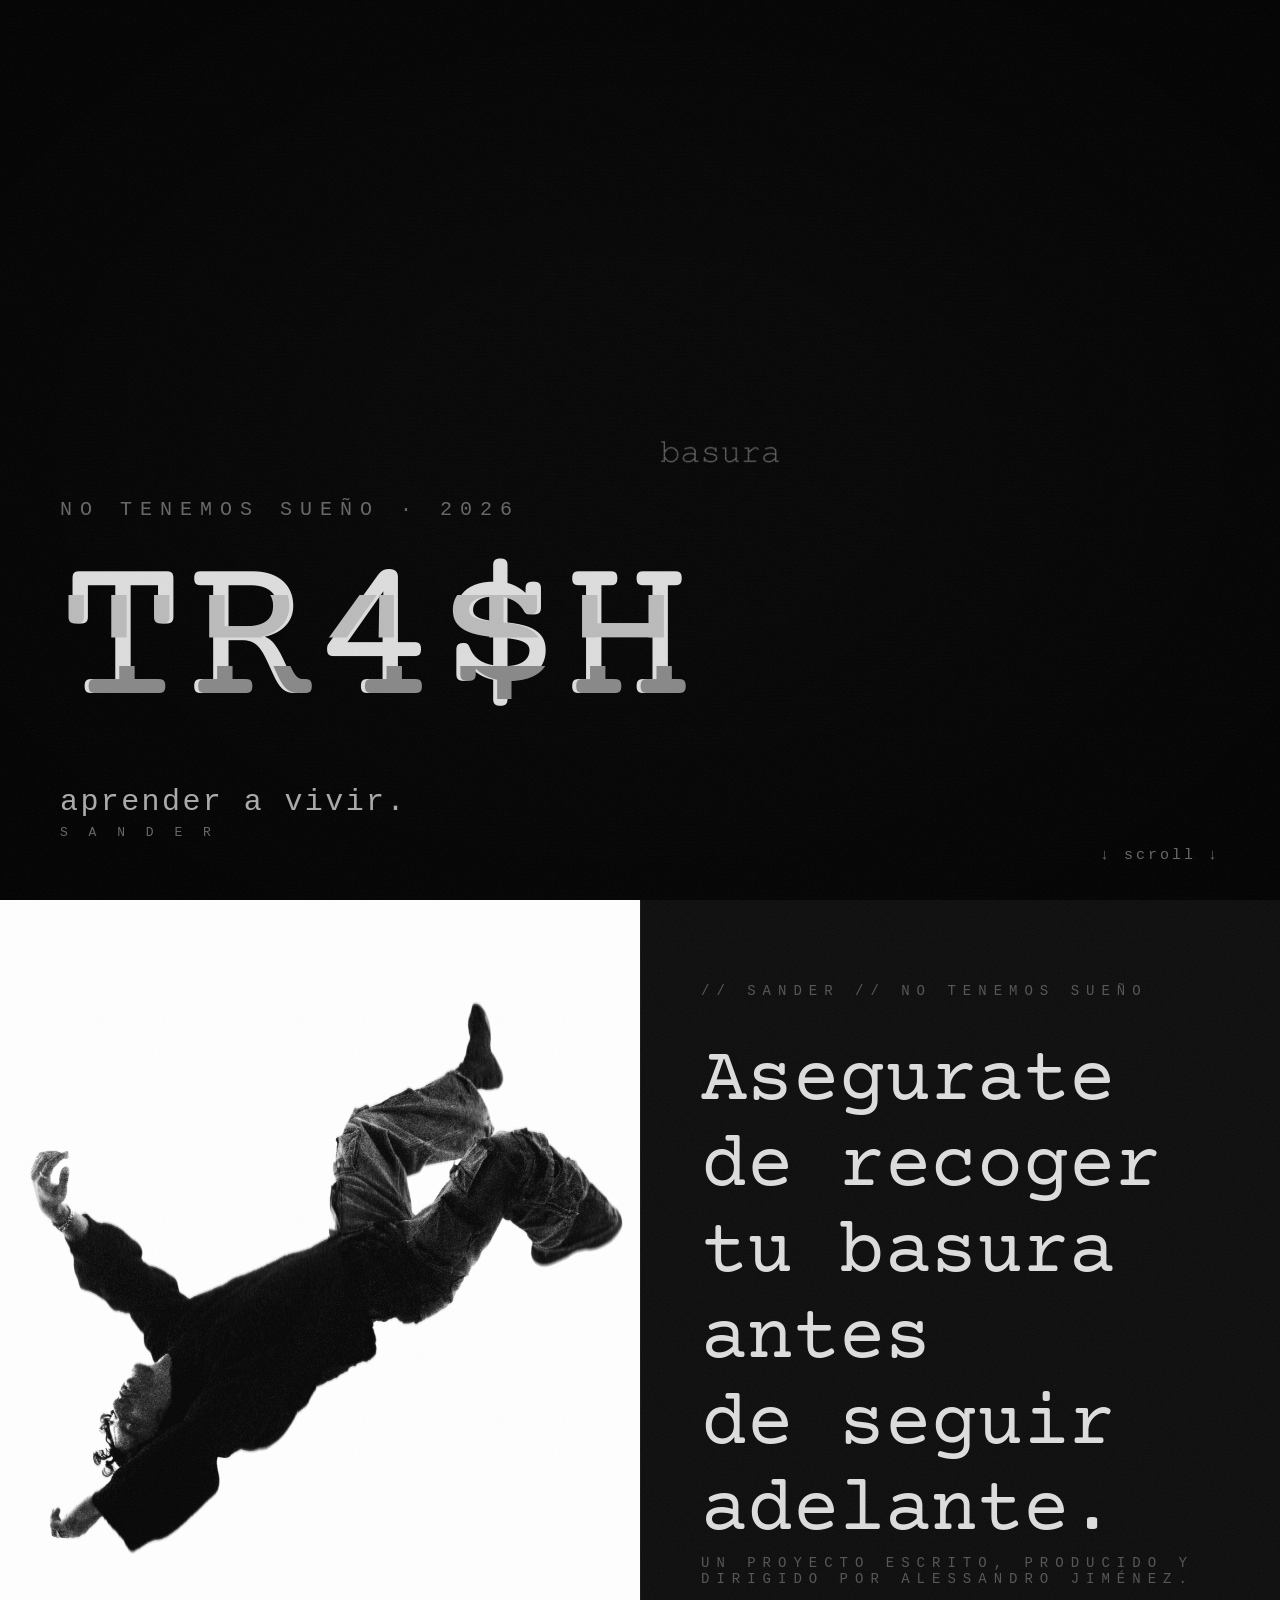
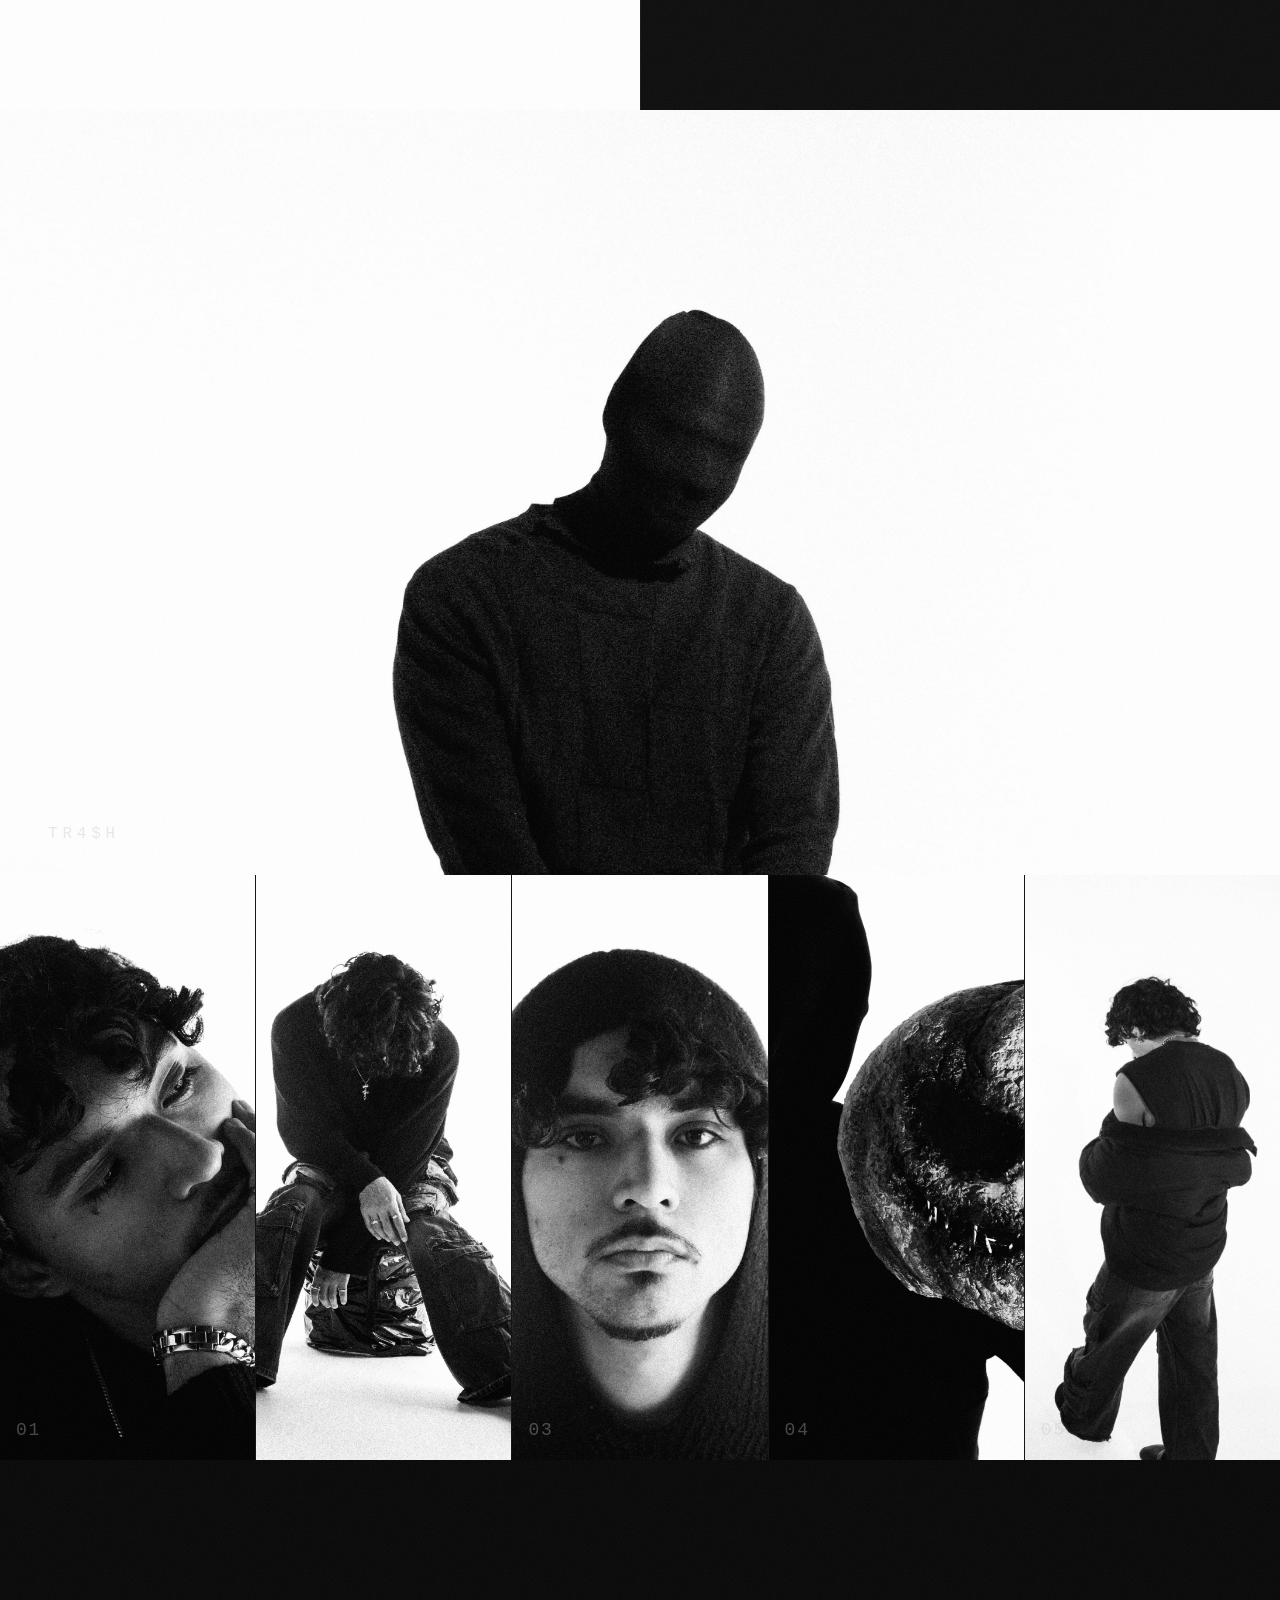
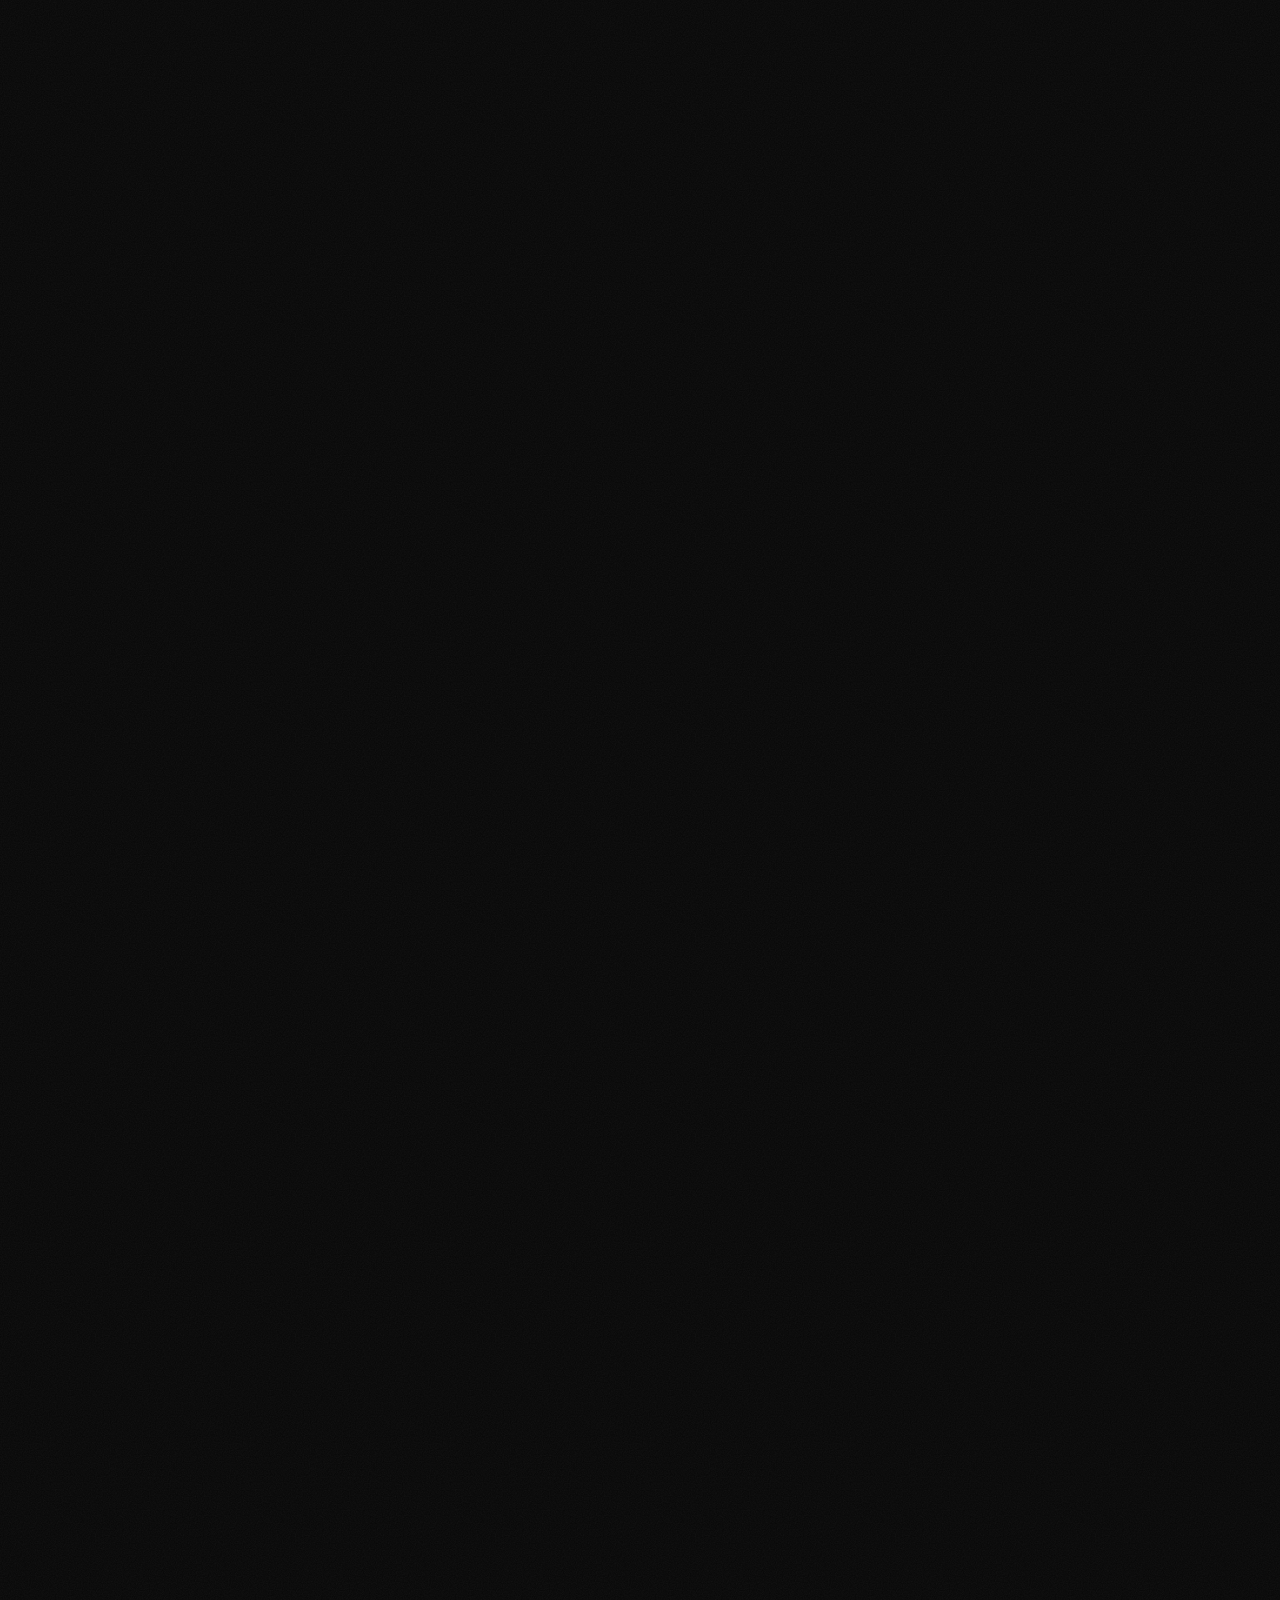
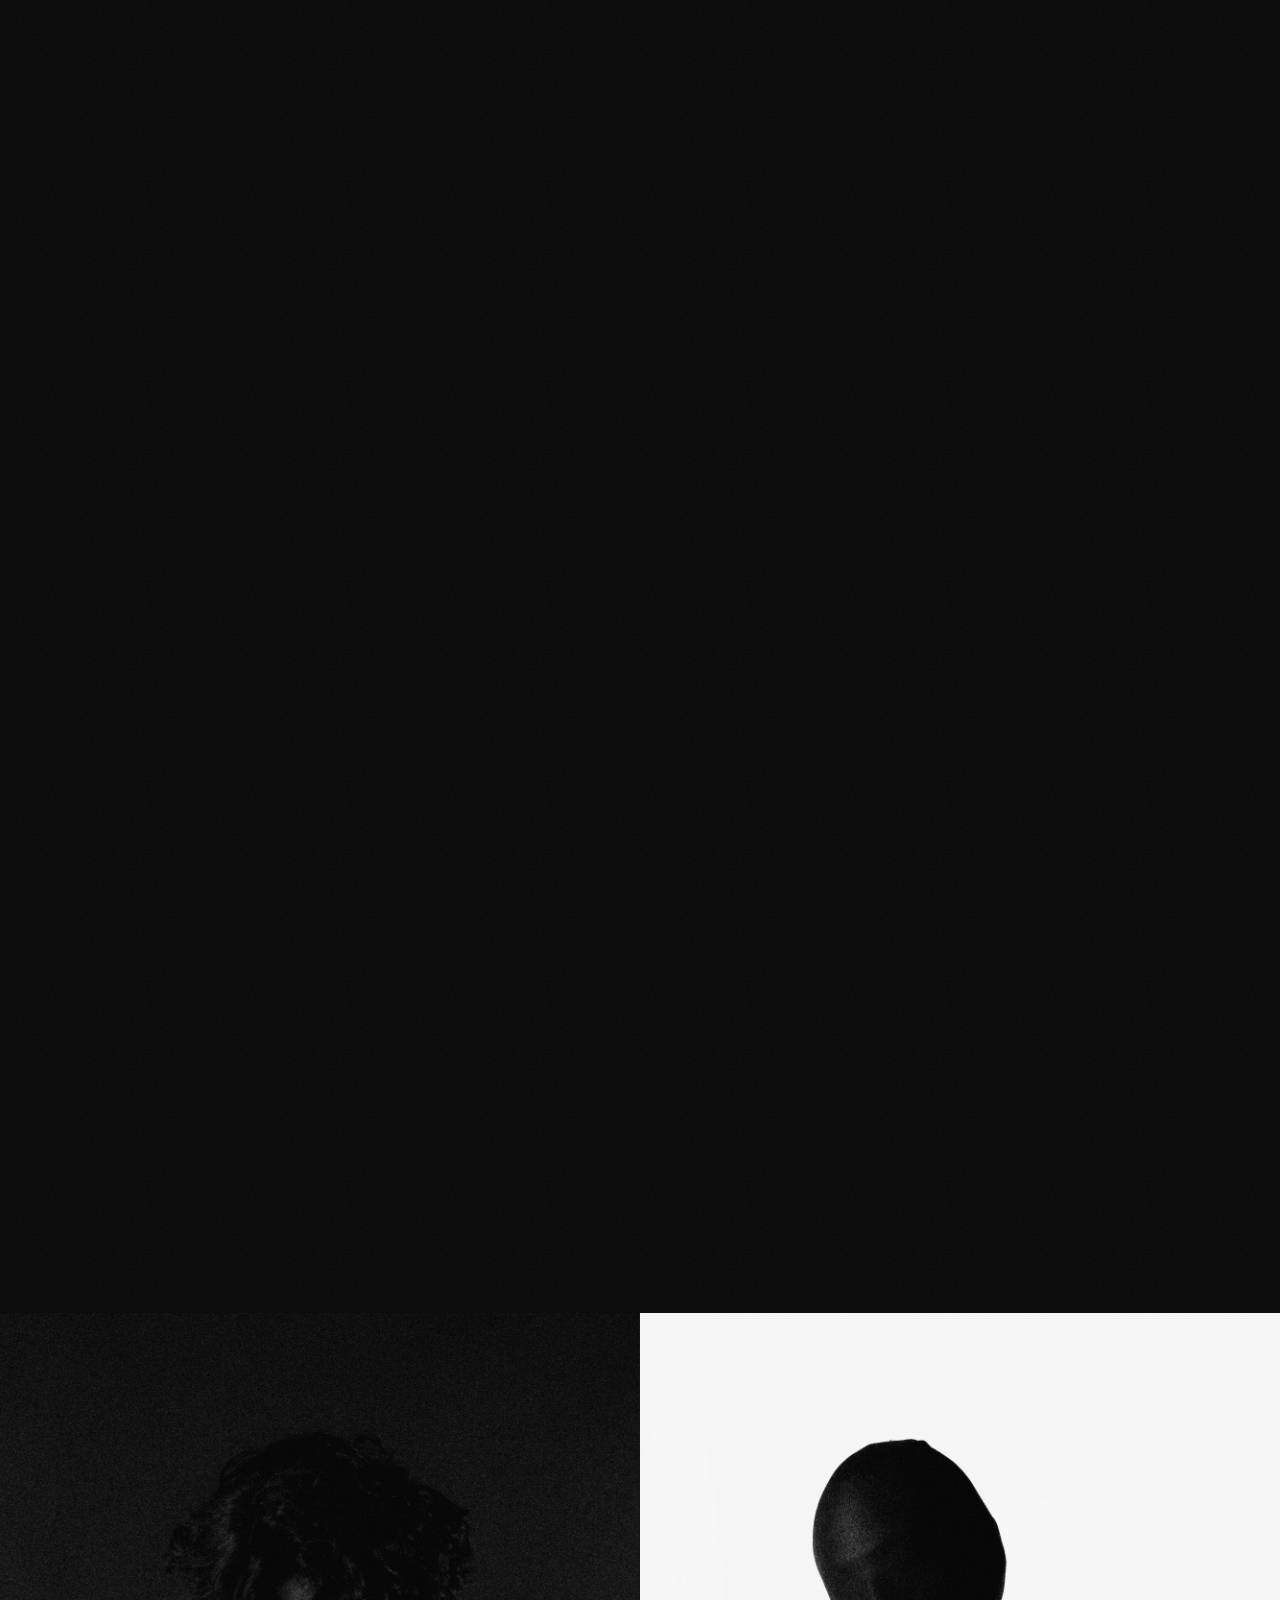
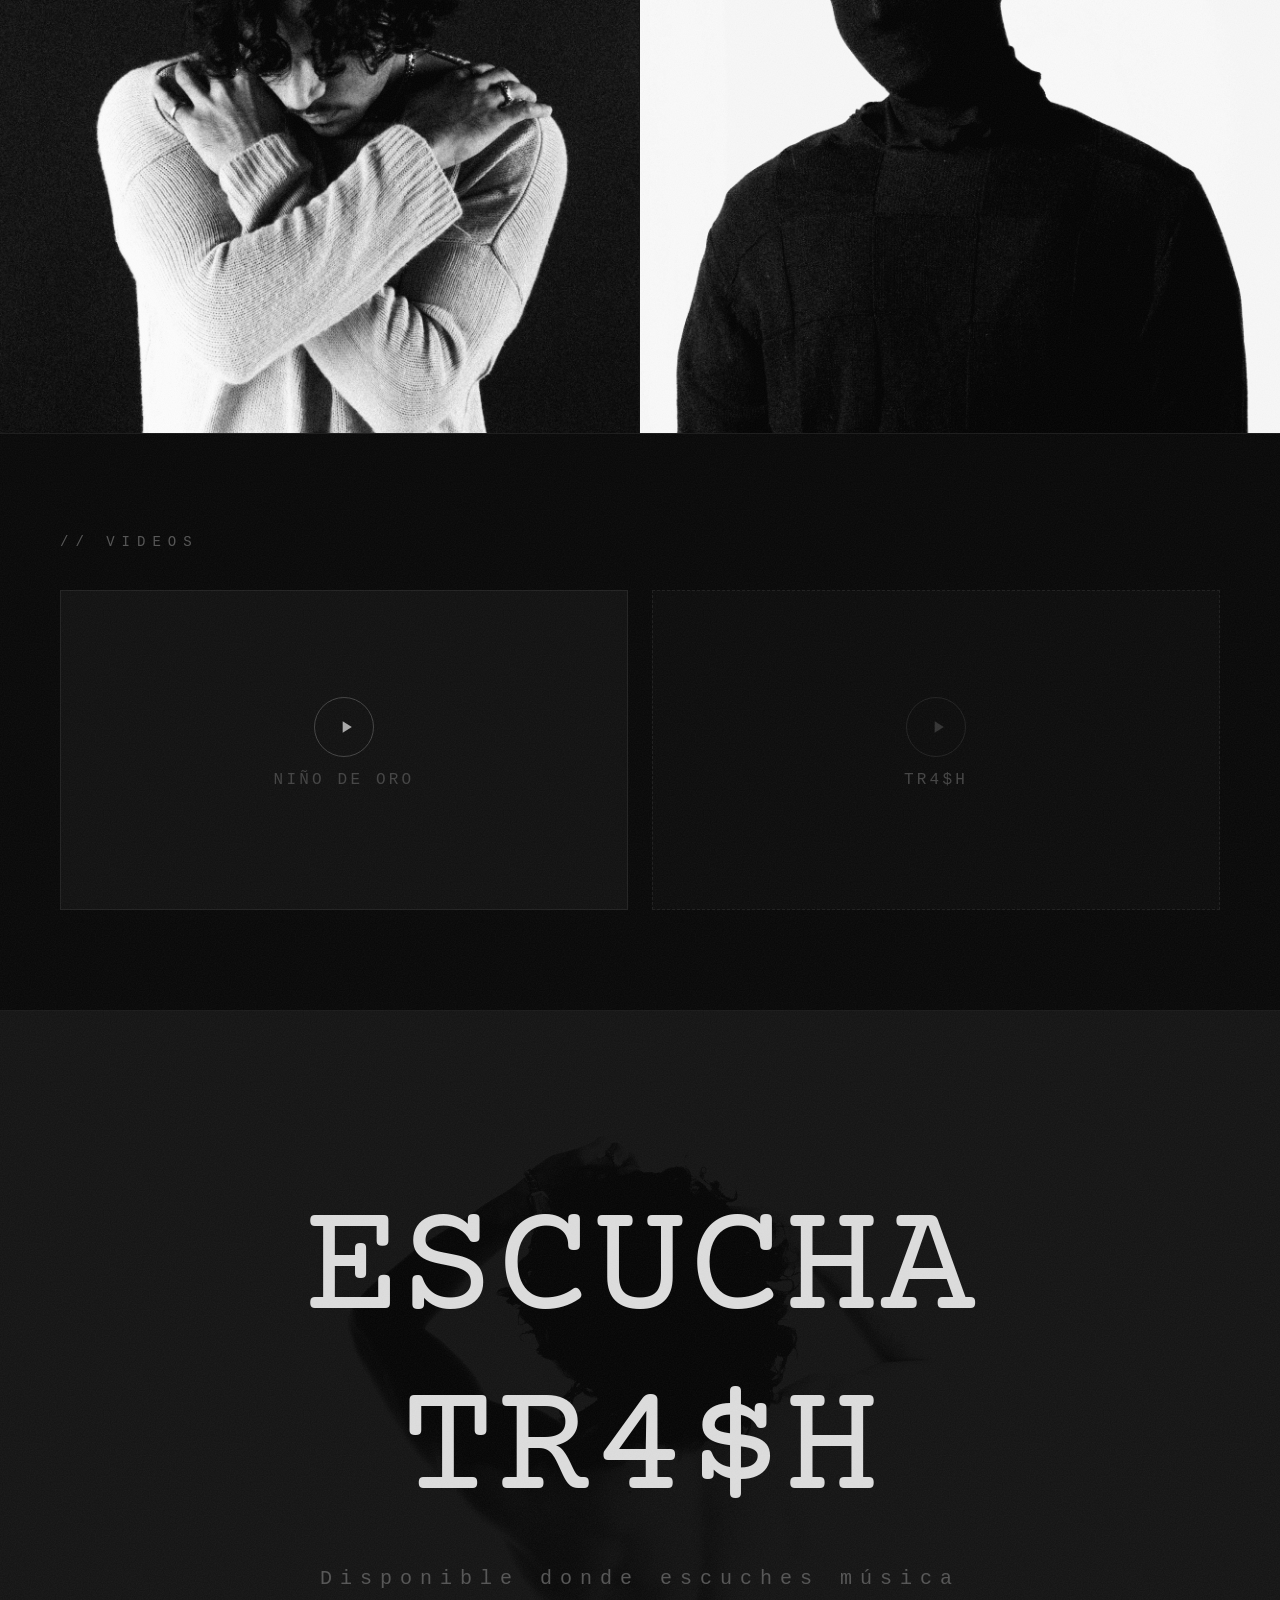
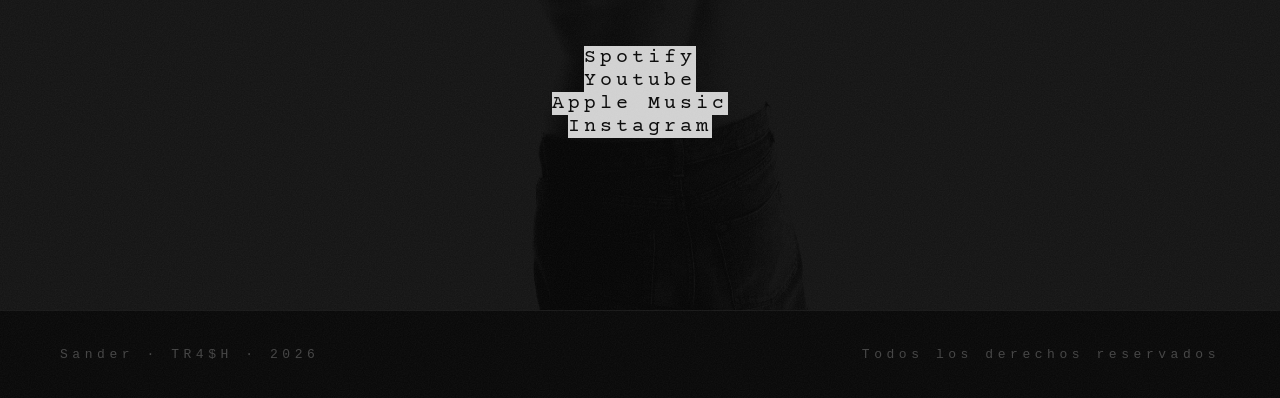
<file: index.html>
<!DOCTYPE html>
<html lang="es">
 <head>
    <meta charset="UTF-8" />
    <meta name="viewport" content="width=device-width, initial-scale=1.0" />
    <title>TR4$H · 06.06.26</title>

    <!-- SEO -->
    <meta
      name="description"
      content="TR4$H — un proyecto escrito, producido y dirigido por Alessandro Jiménez. Disponible el 6 de junio donde escuchas música."
    />
    <meta name="author" content="Alessandro Jiménez (Sander)" />
    <meta
      name="keywords"
      content="TR4$H, Sander, Alessandro Jiménez, música, álbum, El Salvador, Trap, 06.06.26"
    />
    <meta name="theme-color" content="#000000" />
    <meta name="robots" content="index, follow" />
    <link rel="canonical" href="https://tr4sh.org/" />

    <!-- Favicon / icon -->
    <link rel="icon" type="image/png" href="assets/public/logo.png" />
    <link rel="apple-touch-icon" href="assets/public/logo.png" />

    <!-- Open Graph -->
    <meta property="og:type" content="website" />
    <meta property="og:site_name" content="TR4$H" />
    <meta property="og:title" content="TR4$H · 06.06.26" />
    <meta
      property="og:description"
      content="Un proyecto escrito, producido y dirigido por Alessandro Jiménez. Disponible el 6 de junio donde escuchas música."
    />
    <meta property="og:url" content="https://tr4sh.org/" />
    <meta
      property="og:image"
      content="https://tr4sh.org/assets/public/preview.png"
    />
    <meta property="og:image:type" content="image/png" />
    <meta property="og:image:width" content="1200" />
    <meta property="og:image:height" content="630" />
    <meta property="og:image:alt" content="TR4$H — 06.06.26" />
    <meta property="og:locale" content="es_ES" />

    <!-- Twitter / X -->
    <meta name="twitter:card" content="summary_large_image" />
    <meta name="twitter:title" content="TR4$H · 06.06.26" />
    <meta
      name="twitter:description"
      content="Un proyecto escrito, producido y dirigido por Alessandro Jiménez. Disponible el 6 de junio donde escuchas música."
    />
    <meta
      name="twitter:image"
      content="https://tr4sh.org/assets/public/preview.png"
    />
    <meta name="twitter:image:alt" content="TR4$H — 06.06.26" />

    <link rel="preconnect" href="https://fonts.googleapis.com" />
    <link
      href="https://fonts.googleapis.com/css2?family=Courier+Prime:ital,wght@0,400;0,700;1,400&display=swap"
      rel="stylesheet"
    />
    <link rel="stylesheet" href="assets/css/styles.css" />
  </head>
<body>

<!-- HERO -->
<section id="hero">
  <!-- VIDEO INTRO -->
  <video class="hero-img" autoplay muted loop playsinline preload="metadata" poster="">
    <source src="assets/public/teaser.webm" type="video/webm">
  </video>
  <div class="scanlines"></div>
  <div class="hero-vignette"></div>
  <div class="hero-content">
    <p class="eyebrow">NO TENEMOS SUEÑO · 2026</p>
    <h1 class="hero-title">
      <span class="glitch-wrap" data-text="TR4$H">TR4$H</span>
    </h1>
    <p class="hero-sub">aprender a vivir.</p>
    <p class="hero-artist">S A N D E R</p>
  </div>
  <p class="scroll-hint">↓ scroll ↓</p>
</section>

<!-- PORTADA + CONCEPTO -->
<section id="portada-split" class="reveal">
  <div class="split-img">
      <img src="assets/public/portada.png" alt="">
  </div>
  <div class="split-text">
    <p class="section-tag">// Sander // NO TENEMOS SUEÑO</p>
    <h2 class="big-quote reveal-slow">Asegurate de recoger <br>tu basura antes <br>de seguir adelante.</h2>
    <p class="section-tag">Un proyecto escrito, producido y dirigido por Alessandro Jiménez.</p>
  </div>
</section>

<!-- FOTO FULLWIDTH 1 -->
<div class="fullwidth-photo reveal">
  <img src="assets/public/trash5.jpg" alt="">
  <span class="caption">TR4$H</span>
</div>

<!-- STRIP 5 FOTOS -->
<div class="photo-strip reveal">
  <div class="strip-col"><img src="assets/public/trash1.webp" alt=""><span class="lbl">01</span></div>
  <div class="strip-col"><img src="assets/public/trash2.webp" alt=""><span class="lbl">02</span></div>
  <div class="strip-col"><img src="assets/public/trash3.webp" alt=""><span class="lbl">03</span></div>
  <div class="strip-col"><img src="assets/public/trash7.jpg" alt=""><span class="lbl">04</span></div>
  <div class="strip-col"><img src="assets/public/trash5.webp" alt=""><span class="lbl">05</span></div>
</div>

<!-- TRACKLIST -->
<section id="tracklist" class="reveal">
  <p class="section-tag">// Tracklist</p>
  <div role="list">
    <div class="track-row" role="listitem"><span class="track-num">01</span><span class="track-name">no quiero hacer nada</span><span class="track-dur">2:04</span></div>
    <div class="track-row" role="listitem"><span class="track-num">02</span><span class="track-name">NIÑO DE ORO</span><span class="track-dur">3:27</span></div>
    <div class="track-row" role="listitem"><span class="track-num">03</span><span class="track-name">cielo gris</span><span class="track-dur">2:47</span></div>
    <div class="track-row" role="listitem"><span class="track-num">04</span><span class="track-name">EGO</span><span class="track-dur">2:58</span></div>
    <div class="track-row" role="listitem"><span class="track-num">05</span><span class="track-name">odio</span><span class="track-dur">0:24</span></div>
    <div class="track-row" role="listitem"><span class="track-num">06</span><span class="track-name">TR4$H</span><span class="track-dur">3:12</span></div>
    <div class="track-row" role="listitem"><span class="track-num">07</span><span class="track-name">OPCIONES (INTERLUDIO)</span><span class="track-dur">1:05</span></div>
    <div class="track-row" role="listitem"><span class="track-num">08</span><span class="track-name">¿dónde estás?</span><span class="track-dur">2:27</span></div>
    <div class="track-row" role="listitem"><span class="track-num">09</span><span class="track-name">despierta,</span><span class="track-dur">1:59</span></div>
    <div class="track-row" role="listitem"><span class="track-num">10</span><span class="track-name">SUPER$TAR</span><span class="track-dur">2:00</span></div>
    <div class="track-row" role="listitem"><span class="track-num">11</span><span class="track-name">una más antes de ser</span><span class="track-dur">0:53</span></div>
    <div class="track-row" role="listitem"><span class="track-num">12</span><span class="track-name">ETERNO</span><span class="track-dur">3:56</span></div>
  </div>
</section>

<!-- CDs -->
<div class="fullwidth-photo reveal">
<a href="https://www.instagram.com/p/DZJjDUDjt7G/?img_index=1" target="_blank" rel="noopener noreferrer"> <video class="cd-video" autoplay muted loop playsinline poster="">
    <source src="assets/public/animacion.webm" type="video/webm">
  </video></a>
  <span class="caption">Sander · 2026</span>
</div>

<!-- BOOKLET ROW -->
<div class="booklet-row reveal">
  <div class="booklet-cell"><img src="assets/public/trash15.jpg" alt=""></div>
  <div class="booklet-cell"><img src="assets/public/trash16.jpg" alt=""></div>
  <div class="booklet-cell"><img src="assets/public/trash11.jpg" alt=""></div>
</div>

<!-- FOTO FULLWIDTH 3 -->
<div class="fullwidth-photo reveal">
  <img src="assets/public/trash14.jpg" alt="" style="object-position: center 15%;">
  <span class="caption">TR4$H</span>
</div>

<!-- ANTEPORTADA + CONTRAPORTADA -->
<div class="booklet-row booklet-row--duo reveal">
<div class="booklet-cell"><img src="assets/public/antepor.png" alt="Anteportada"></div>
<div class="booklet-cell"><img src="assets/public/contrapor.png" alt="Anteportada"></div>
</div>

<!-- VIDEO -->
<section id="video-section" class="reveal">
  <p class="section-tag">// VIDEOS</p>
  <div class="video-grid">
    <!-- Video 1: NIÑO DE ORO -->
    <div class="video-item">
      <div class="video-wrap">
        <div class="video-ph">
          <div class="play-btn" aria-label="Reproducir">
            <svg viewBox="0 0 24 24"><path d="M8 5v14l11-7z"/></svg>
          </div>
          <p class="video-note">NIÑO DE ORO</p>
          <p class="video-note"><span><iframe src="https://www.youtube.com/embed/Eme3yupi8UI" title="NIÑO DE ORO - SANDER (Video Oficial)" frameborder="0" allow="accelerometer; autoplay; clipboard-write; encrypted-media; gyroscope; picture-in-picture; web-share" referrerpolicy="strict-origin-when-cross-origin" allowfullscreen></iframe></span></p>
        </div>
      </div>
    </div>
    <!-- Video 2: Placeholder -->
    <div class="video-item">
      <div class="video-wrap video-wrap--placeholder">
        <div class="video-ph">
          <div class="play-btn" aria-label="Reproducir">
            <svg viewBox="0 0 24 24"><path d="M8 5v14l11-7z"/></svg>
          </div>
          <p class="video-note">TR4$H</p>
          <p class="video-note"><span><iframe width="951" height="535" src="https://www.youtube.com/embed/WcOKiK3CldY?list=RDWcOKiK3CldY" title="TR4$H (Video Oficial)" frameborder="0" allow="accelerometer; autoplay; clipboard-write; encrypted-media; gyroscope; picture-in-picture; web-share" referrerpolicy="strict-origin-when-cross-origin" allowfullscreen></iframe></span></p>
        </div>
        </div>
      </div>
    </div>
  </div>
</section>

<!-- PRE-SAVE -->
<section id="presave" class="reveal">
  <img class="presave-bg" src="assets/public/trash12.jpg" alt="">
  <h2 class="presave-title">ESCUCHA<br>TR4$H</h2>
  <p class="presave-sub">Disponible donde escuches música</p>
  <a href="https://open.spotify.com/prerelease/3EAC4oGn90OlvYgX8oKbsK?si=04ce67ac148647dd" class="btn-presave" aria-label="Escuchar TR4$H en Spotify">Spotify</a>
  <a href="https://www.youtube.com/channel/UCkAKam8ydItaK3ycXVQmzCA" class="btn-presave" aria-label="Escuchar TR4$H en Youtube">Youtube</a>
  <a href="https://music.apple.com/ar/album/tr4%24h/6772231109" class="btn-presave" aria-label="Escuchar TR4$H en Apple Music">Apple Music</a>
  <a href="https://www.instagram.com/ssan.der/" class="btn-presave" aria-label="Escuchar TR4$H en Apple Music">Instagram</a>
</section>

<!-- FOOTER -->
<footer>
  <span>Sander · TR4$H · 2026</span>
  <span>Todos los derechos reservados</span>
</footer>

<script>
// Forzar autoplay en iOS
const heroVideo = document.querySelector('.hero-img');
if (heroVideo) {
  heroVideo.play().catch(() => {
    document.addEventListener('touchstart', () => {
      heroVideo.play();
    }, { once: true });
  });
}
const obs = new IntersectionObserver(entries => {
  entries.forEach(e => {
    if (e.isIntersecting) {
      e.target.classList.add('visible');
      obs.unobserve(e.target);
    }
  });
}, { threshold: 0.08 });

document.querySelectorAll('.reveal, .reveal-slow').forEach(el => obs.observe(el));

// Track hover -> play icon
document.querySelectorAll('.track-row').forEach(row => {
  const num = row.querySelector('.track-num');
  const orig = num.textContent;
  row.addEventListener('mouseenter', () => { num.textContent = '▶'; });
  row.addEventListener('mouseleave', () => { num.textContent = orig; });
});

// Glitch on hero
const gw = document.querySelector('.glitch-wrap');
if (gw) {
  function jitter() {
    gw.style.transform = `translateX(${(Math.random()-.5)*7}px)`;
    setTimeout(() => gw.style.transform = '', 70);
    setTimeout(() => {
      gw.style.transform = `translateX(${(Math.random()-.5)*4}px)`;
      setTimeout(() => gw.style.transform = '', 55);
    }, 110);
    setTimeout(jitter, 2000 + Math.random()*5000);
  }
  setTimeout(jitter, 1200);
}
</script>
</body>
</html>
</file>
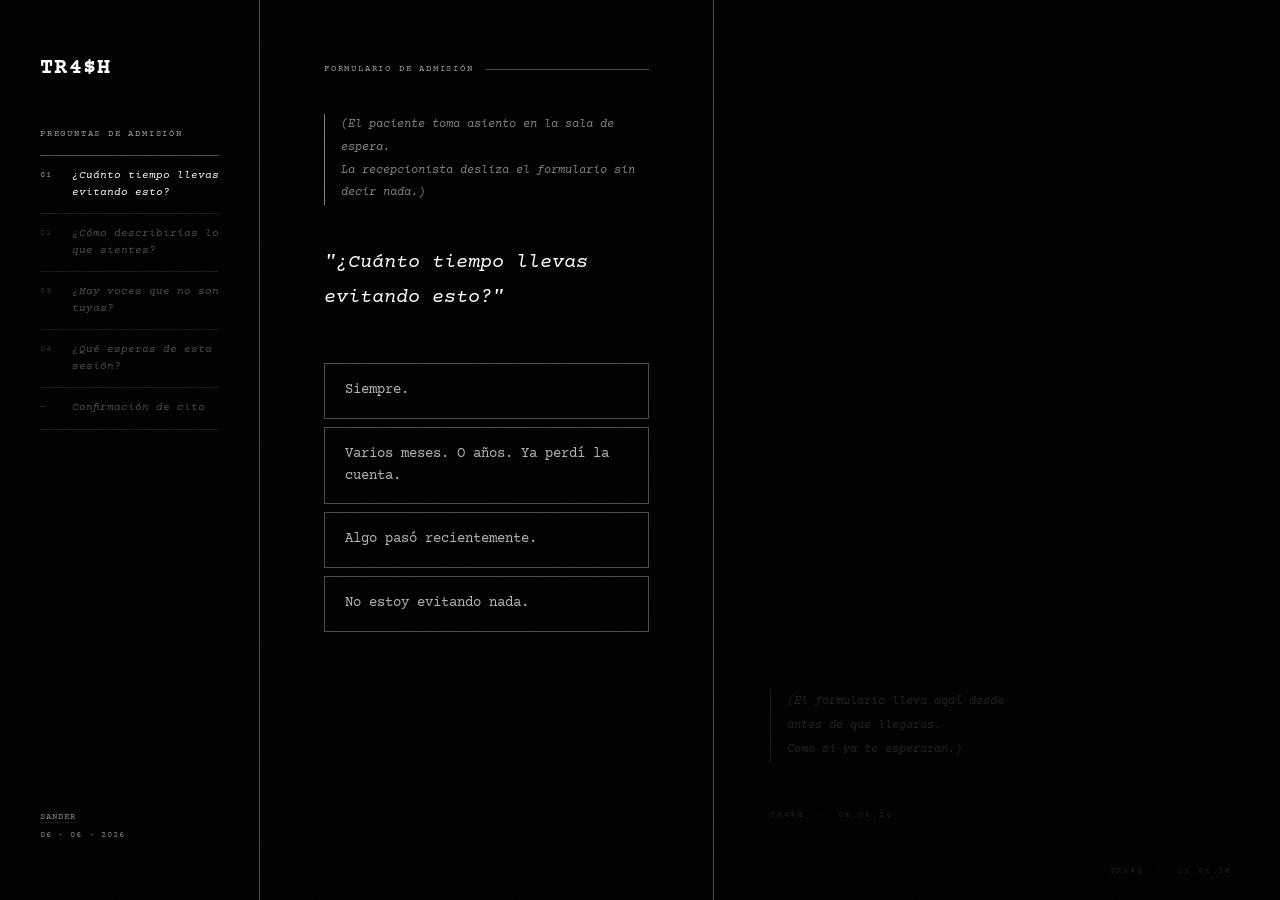
<file: archive/index.html>
<!DOCTYPE html>
<html lang="es">
<head>
<meta charset="UTF-8">
<meta name="viewport" content="width=device-width, initial-scale=1.0">
<title>TR4$H</title>
<link rel="preconnect" href="https://fonts.googleapis.com">
<link href="https://fonts.googleapis.com/css2?family=Courier+Prime:ital,wght@0,400;0,700;1,400&display=swap" rel="stylesheet">
<style>
*, *::before, *::after { box-sizing: border-box; margin: 0; padding: 0; }

:root {
  --bg: #000;
  --fg: #fff;
  --dim: #999999;
  --dimmer: #838383;
  --border: #4d4d4d;
  --accent: #b4b4b4;
  --col-w: 560px;
}

html { background: var(--bg); }

body {
  background: var(--bg);
  color: var(--fg);
  font-family: 'Courier Prime', 'Courier New', monospace;
  min-height: 100vh;
  -webkit-font-smoothing: antialiased;
  display: flex;
  align-items: stretch;
}

/* ── LAYOUT ── */
.sidebar {
  display: none;
}

.main {
  flex: 1;
  display: flex;
  justify-content: center;
  align-items: flex-start;
  padding: 0;
}

.shell {
  width: 100%;
  max-width: var(--col-w);
  min-height: 100vh;
  padding: 3.5rem 2rem 5rem;
  position: relative;
}

/* Desktop layout */
@media (min-width: 900px) {
  body { align-items: stretch; }

  .sidebar {
    display: flex;
    flex-direction: column;
    justify-content: space-between;
    width: 260px;
    min-height: 100vh;
    padding: 3.5rem 2.5rem;
    border-right: .5px solid var(--border);
    position: sticky;
    top: 0;
    height: 100vh;
    flex-shrink: 0;
  }

  .sidebar-top {}
  .sidebar-logo {
    font-size: 22px;
    font-weight: 700;
    letter-spacing: .06em;
    margin-bottom: 3rem;
  }
  .sidebar-label {
    font-size: 9px;
    letter-spacing: .2em;
    color: var(--dim);
    text-transform: uppercase;
    margin-bottom: 1rem;
  }
  .sidebar-steps {
    display: flex;
    flex-direction: column;
    gap: 0;
  }
  .sidebar-step {
    display: flex;
    align-items: flex-start;
    gap: 14px;
    padding: 12px 0;
    border-top: .5px solid var(--border);
    opacity: .3;
    transition: opacity .4s;
  }
  .sidebar-step:last-child { border-bottom: .5px solid var(--border); }
  .sidebar-step.active { opacity: 1; }
  .sidebar-step.done { opacity: .5; }
  .step-num {
    font-size: 9px;
    color: var(--dim);
    letter-spacing: .1em;
    padding-top: 2px;
    min-width: 18px;
  }
  .step-text {
    font-size: 11px;
    color: var(--fg);
    font-style: italic;
    line-height: 1.5;
  }
  .sidebar-bottom {
    font-size: 9px;
    color: var(--dimmer);
    letter-spacing: .12em;
    text-transform: uppercase;
    line-height: 2;
  }

  .main { border-left: none; }

  .shell {
    max-width: var(--col-w);
    padding: 4rem 4rem 6rem;
    border-right: .5px solid var(--border);
  }

  .right-panel {
    flex: 1;
    min-width: 0;
    display: flex;
    flex-direction: column;
    justify-content: flex-end;
    padding: 3.5rem 3rem;
    border-left: none;
  }
}

@media (min-width: 1200px) {
  .right-panel {
    padding: 3.5rem 4rem;
  }
}

/* ── NOISE OVERLAY ── */
.noise {
  position: fixed;
  inset: 0;
  pointer-events: none;
  z-index: 0;
  opacity: .025;
  background-image: url("data:image/svg+xml,%3Csvg viewBox='0 0 200 200' xmlns='http://www.w3.org/2000/svg'%3E%3Cfilter id='n'%3E%3CfeTurbulence type='fractalNoise' baseFrequency='0.9' numOctaves='4' stitchTiles='stitch'/%3E%3C/filter%3E%3Crect width='100%25' height='100%25' filter='url(%23n)'/%3E%3C/svg%3E");
  background-size: 200px;
}

.content { position: relative; z-index: 1; }

/* ── SCREENS ── */
.screen { display: none; animation: fadeUp .35s ease both; }
.screen.active { display: block; }

@keyframes fadeUp {
  from { opacity: 0; transform: translateY(10px); }
  to   { opacity: 1; transform: translateY(0); }
}

/* ── EYEBROW ── */
.eyebrow {
  font-size: 9px;
  letter-spacing: .2em;
  color: var(--dim);
  text-transform: uppercase;
  margin-bottom: 2.5rem;
  display: flex;
  align-items: center;
  gap: 12px;
}
.eyebrow::after {
  content: '';
  flex: 1;
  height: .5px;
  background: var(--border);
}

/* ── PROGRESS (mobile only) ── */
.stage-bar {
  display: flex;
  gap: 4px;
  margin-bottom: 3rem;
}
@media (min-width: 900px) {
  .stage-bar { display: none; }
}
.stage-pip {
  height: 1px;
  flex: 1;
  background: var(--dimmer);
  transition: background .5s;
}
.stage-pip.done   { background: var(--dim); }
.stage-pip.active { background: var(--fg); }

/* ── SCENE NOTE ── */
.scene-note {
  font-size: 11px;
  color: var(--dimmer);
  font-style: italic;
  line-height: 1.9;
  margin-bottom: 2.5rem;
  padding-left: 1rem;
  border-left: .5px solid var(--dimmer);
}
@media (min-width: 900px) {
  .scene-note { font-size: 12px; }
}

/* ── QUESTION ── */
.question {
  font-size: 17px;
  line-height: 1.75;
  color: var(--fg);
  font-style: italic;
  margin-bottom: 2.5rem;
}
@media (min-width: 900px) {
  .question { font-size: 20px; margin-bottom: 3rem; }
}

/* ── OPTIONS ── */
.options {
  display: flex;
  flex-direction: column;
  gap: 8px;
  margin-bottom: 3rem;
}

.opt {
  background: transparent;
  border: .5px solid var(--border);
  color: var(--accent);
  font-family: 'Courier Prime', monospace;
  font-size: 13px;
  padding: 14px 18px;
  text-align: left;
  cursor: pointer;
  transition: border-color .2s, color .2s, background .15s;
  line-height: 1.55;
  width: 100%;
  -webkit-tap-highlight-color: transparent;
  border-radius: 0;
}
@media (min-width: 900px) {
  .opt {
    font-size: 14px;
    padding: 16px 20px;
  }
  .opt:hover { border-color: #555; color: #ccc; background: #060606; }
}
.opt:active   { background: #0a0a0a; }
.opt.selected { border-color: var(--fg); color: var(--fg); }

/* ── NEXT BUTTON ── */
.btn-next {
  background: transparent;
  border: .5px solid var(--border);
  color: var(--dim);
  font-family: 'Courier Prime', monospace;
  font-size: 11px;
  letter-spacing: .12em;
  padding: 12px 28px;
  cursor: pointer;
  text-transform: lowercase;
  opacity: 0;
  pointer-events: none;
  transition: opacity .3s, border-color .2s, color .2s, transform .1s;
  border-radius: 0;
}
.btn-next.visible      { opacity: 1; pointer-events: all; }
.btn-next:hover        { border-color: var(--fg); color: var(--fg); }
.btn-next:active       { transform: scale(.98); }

/* ── CONFIRMATION ── */
.confirm-table {
  margin: 2rem 0 2.5rem;
  border-top: .5px solid var(--border);
}
.confirm-row {
  display: flex;
  justify-content: space-between;
  align-items: baseline;
  padding: 11px 0;
  border-bottom: .5px solid var(--dimmer);
  gap: 24px;
}
.confirm-key {
  font-size: 9px;
  color: var(--dim);
  letter-spacing: .12em;
  text-transform: uppercase;
  white-space: nowrap;
  flex-shrink: 0;
}
.confirm-val {
  font-size: 12px;
  color: var(--fg);
  text-align: right;
  font-style: italic;
}
@media (min-width: 900px) {
  .confirm-key { font-size: 10px; }
  .confirm-val { font-size: 13px; }
}

/* ── DATE BLOCK ── */
.date-block { margin: 3rem 0 2rem; }
.date-big {
  font-size: clamp(36px, 10vw, 56px);
  font-weight: 700;
  letter-spacing: .04em;
  line-height: 1;
  margin-bottom: .6rem;
}
.date-sub {
  font-size: 11px;
  color: var(--dim);
  font-style: italic;
  letter-spacing: .08em;
}

/* ── STAMP ── */
.stamp-row {
  display: flex;
  align-items: center;
  gap: 16px;
  margin: 2rem 0 2.5rem;
}
.stamp {
  border: .5px solid var(--border);
  font-size: 9px;
  letter-spacing: .18em;
  padding: 6px 14px;
  color: var(--dim);
  text-transform: uppercase;
  white-space: nowrap;
}
.stamp-line { flex: 1; height: .5px; background: var(--border); }

/* ── FINAL NOTE ── */
.final-note {
  font-size: 12px;
  color: #333;
  line-height: 2.1;
  font-style: italic;
  padding-top: 1.5rem;
  border-top: .5px solid var(--dimmer);
}
.final-note em  { color: var(--dim); font-style: normal; letter-spacing: .05em; }
.final-note a   { color: var(--dim); text-decoration: none; border-bottom: .5px solid var(--dimmer); transition: color .2s, border-color .2s; }
.final-note a:hover { color: var(--fg); border-color: var(--fg); }

/* ── RIGHT PANEL DECORATION (desktop) ── */
.right-panel {
  display: none;
}
@media (min-width: 900px) {
  .right-panel {
    display: flex;
    flex-direction: column;
    justify-content: flex-end;
    padding: 3.5rem 3.5rem 5rem;
  }
  .rp-quote {
    font-size: 12px;
    font-style: italic;
    color: #222;
    line-height: 2;
    max-width: 260px;
    padding-left: 1rem;
    border-left: .5px solid #1a1a1a;
  }
  .rp-date {
    margin-top: 3rem;
    font-size: 9px;
    letter-spacing: .2em;
    color: #1a1a1a;
    text-transform: uppercase;
  }
}

/* ── WATERMARK ── */
.watermark {
  position: fixed;
  bottom: 1.5rem;
  right: 2rem;
  font-size: 9px;
  letter-spacing: .2em;
  color: #1a1a1a;
  text-transform: uppercase;
  pointer-events: none;
  z-index: 10;
}
@media (min-width: 900px) {
  .watermark { right: 3rem; }
}
</style>
</head>
<body>
<div class="noise"></div>

<!-- SIDEBAR (desktop) -->
<aside class="sidebar">
  <div class="sidebar-top">
    <a href="https://instagram.com/ssan.der" target="_blank" style="color:inherit;text-decoration:none;"><div class="sidebar-logo">TR4$H</div></a>
    <div class="sidebar-label">Preguntas de admisión</div>
    <div class="sidebar-steps" id="sidebar-steps">
      <div class="sidebar-step active" data-step="0">
        <span class="step-num">01</span>
        <span class="step-text">¿Cuánto tiempo llevas evitando esto?</span>
      </div>
      <div class="sidebar-step" data-step="1">
        <span class="step-num">02</span>
        <span class="step-text">¿Cómo describirías lo que sientes?</span>
      </div>
      <div class="sidebar-step" data-step="2">
        <span class="step-num">03</span>
        <span class="step-text">¿Hay voces que no son tuyas?</span>
      </div>
      <div class="sidebar-step" data-step="3">
        <span class="step-num">04</span>
        <span class="step-text">¿Qué esperas de esta sesión?</span>
      </div>
      <div class="sidebar-step" data-step="4">
        <span class="step-num">—</span>
        <span class="step-text">Confirmación de cita</span>
      </div>
    </div>
  </div>
  <div class="sidebar-bottom">
    <a href="https://instagram.com/ssan.der" target="_blank" style="color:inherit;text-decoration:none;border-bottom:.5px solid #1a1a1a;">Sander</a><br>
    06 · 06 · 2026
  </div>
</aside>

<!-- MAIN FORM COLUMN -->
<div class="main">
  <div class="shell">
    <div class="content">

      <!-- SCREEN 0 -->
      <div id="s0" class="screen active">
        <div class="eyebrow">Formulario de admisión</div>
        <div class="scene-note">(El paciente toma asiento en la sala de espera.<br>La recepcionista desliza el formulario sin decir nada.)</div>
        <div class="question">"¿Cuánto tiempo llevas evitando esto?"</div>
        <div class="options">
          <button class="opt" data-q="0" data-v="siempre">Siempre.</button>
          <button class="opt" data-q="0" data-v="meses">Varios meses. O años. Ya perdí la cuenta.</button>
          <button class="opt" data-q="0" data-v="reciente">Algo pasó recientemente.</button>
          <button class="opt" data-q="0" data-v="nada">No estoy evitando nada.</button>
        </div>
        <button class="btn-next" id="next0" onclick="advance(1)">continuar &rarr;</button>
      </div>

      <!-- SCREEN 1 -->
      <div id="s1" class="screen">
        <div class="eyebrow">Formulario de admisión</div>
        <div class="stage-bar">
          <div class="stage-pip done"></div>
          <div class="stage-pip active"></div>
          <div class="stage-pip"></div>
          <div class="stage-pip"></div>
        </div>
        <div class="question">"¿Cómo describirías lo que sientes la mayoría del tiempo?"</div>
        <div class="options">
          <button class="opt" data-q="1" data-v="ruido">Ruido constante. Nunca para.</button>
          <button class="opt" data-q="1" data-v="vacio">Nada. Solo vacío.</button>
          <button class="opt" data-q="1" data-v="peso">Algo pesado que no puedo nombrar.</button>
          <button class="opt" data-q="1" data-v="normal">Normal. Estoy bien.</button>
        </div>
        <button class="btn-next" id="next1" onclick="advance(2)">continuar &rarr;</button>
      </div>

      <!-- SCREEN 2 -->
      <div id="s2" class="screen">
        <div class="eyebrow">Formulario de admisión</div>
        <div class="stage-bar">
          <div class="stage-pip done"></div>
          <div class="stage-pip done"></div>
          <div class="stage-pip active"></div>
          <div class="stage-pip"></div>
        </div>
        <div class="question">"¿Hay voces que no son tuyas?"</div>
        <div class="options">
          <button class="opt" data-q="2" data-v="si_siempre">Sí. Todo el tiempo.</button>
          <button class="opt" data-q="2" data-v="si_noche">Solo de noche.</button>
          <button class="opt" data-q="2" data-v="si_pero">Sí, pero ya aprendí a ignorarlas.</button>
          <button class="opt" data-q="2" data-v="no">No.</button>
        </div>
        <button class="btn-next" id="next2" onclick="advance(3)">continuar &rarr;</button>
      </div>

      <!-- SCREEN 3 -->
      <div id="s3" class="screen">
        <div class="eyebrow">Formulario de admisión</div>
        <div class="stage-bar">
          <div class="stage-pip done"></div>
          <div class="stage-pip done"></div>
          <div class="stage-pip done"></div>
          <div class="stage-pip active"></div>
        </div>
        <div class="question">"¿Qué esperas de esta sesión?"</div>
        <div class="options">
          <button class="opt" data-q="3" data-v="respuestas">Respuestas. Necesito respuestas.</button>
          <button class="opt" data-q="3" data-v="silencio">Solo quiero que pare el ruido un momento.</button>
          <button class="opt" data-q="3" data-v="nada">Nada. Alguien me mandó.</button>
          <button class="opt" data-q="3" data-v="ver">Ver qué pasa.</button>
        </div>
        <button class="btn-next" id="next3" onclick="advance(4)">confirmar cita &rarr;</button>
      </div>

      <!-- SCREEN 4 — CONFIRMACIÓN -->
      <div id="s4" class="screen">
        <div class="eyebrow">Confirmación de cita</div>
        <div class="scene-note">(La recepcionista imprime la tarjeta.<br>La desliza por el mostrador sin mirarte.)</div>

        <div class="confirm-table">
          <div class="confirm-row">
            <span class="confirm-key">Estado</span>
            <span class="confirm-val">admitido</span>
          </div>
          <div class="confirm-row">
            <span class="confirm-key">Perfil</span>
            <span class="confirm-val" id="perfil-val">—</span>
          </div>
          <div class="confirm-row">
            <span class="confirm-key">Motivo de consulta</span>
            <span class="confirm-val" id="motivo-val">—</span>
          </div>
          <div class="confirm-row">
            <span class="confirm-key">Pronóstico</span>
            <span class="confirm-val" id="pronostico-val">—</span>
          </div>
        </div>

        <div class="date-block">
          <div class="date-big">06 · 06 · 26</div>
          <div class="date-sub">la consulta abre ese día</div>
        </div>

        <div class="stamp-row">
          <div class="stamp">cita confirmada</div>
          <div class="stamp-line"></div>
        </div>

        <div class="final-note">
          TR4$H / un proyecto escrito, producido y dirigido por Alessandro Jiménez<br>
          Disponible el 6 de junio donde escuchas música.<br><br>
          <em>guarda esta fecha.</em>
          <a href="https://www.youtube.com/watch?v=Eme3yupi8UI&list=RDEme3yupi8UI&start_radio=1">aquí hay algo para mientras</a>
        </div>
      </div>

    </div>
  </div>
</div>

<!-- RIGHT PANEL (desktop decoration) -->
<div class="right-panel">
  <div>
    <div class="rp-quote" id="rp-quote">
      (El formulario lleva aquí desde antes de que llegaras.<br>
      Como si ya te esperaran.)
    </div>
    <div class="rp-date"> TR4$H &nbsp;·&nbsp; 06.06.26</div>
  </div>
</div>

<div class="watermark">TR4$H &nbsp;·&nbsp; 06.06.26</div>

<script>
const answers = {};

const perfiles = {
  siempre:  "evasión crónica",
  meses:    "caso en desarrollo",
  reciente: "trauma reciente",
  nada:     "resistencia activa"
};
const motivos = {
  ruido:   "ruido interno persistente",
  vacio:   "disociación / anhedonia",
  peso:    "angustia sin nombre",
  normal:  "negación"
};
const pronosticos = {
  respuestas: "búsqueda de cierre / alta motivación",
  silencio:   "agotamiento crónico / requiere atención",
  nada:       "derivado / resistencia moderada",
  ver:        "ambivalente / potencial latente"
};

const rpQuotes = [
  "(El formulario lleva aquí desde antes de que llegaras.\nComo si ya te esperaran.)",
  "(Hay una planta en la esquina que nadie riega.\nSigue viva de todas formas.)",
  "(La psicóloga todavía no sale.\nPuedes escuchar sus notas desde aquí.)",
  "(El reloj de la pared no avanza.\nO tú no lo estás mirando.)",
  "(La sesión dura lo que tenga que durar.)"
];

document.querySelectorAll('.opt').forEach(btn => {
  btn.addEventListener('click', function() {
    const q = this.dataset.q;
    document.querySelectorAll(`.opt[data-q="${q}"]`).forEach(b => b.classList.remove('selected'));
    this.classList.add('selected');
    answers[q] = this.dataset.v;
    const nb = document.getElementById('next' + q);
    if (nb) nb.classList.add('visible');
    const qi = parseInt(q);
    if (qi < rpQuotes.length) {
      const el = document.getElementById('rp-quote');
      if (el) {
        el.style.opacity = '0';
        setTimeout(() => {
          el.textContent = rpQuotes[qi + 1] || rpQuotes[rpQuotes.length - 1];
          el.style.opacity = '1';
        }, 300);
      }
    }
  });
});

function updateSidebar(step) {
  document.querySelectorAll('.sidebar-step').forEach(el => {
    const s = parseInt(el.dataset.step);
    el.classList.remove('active', 'done');
    if (s === step) el.classList.add('active');
    else if (s < step) el.classList.add('done');
  });
}

function advance(to) {
  document.querySelectorAll('.screen').forEach(s => s.classList.remove('active'));
  if (to === 4) {
    document.getElementById('perfil-val').textContent     = perfiles[answers[0]]    || '—';
    document.getElementById('motivo-val').textContent     = motivos[answers[1]]     || '—';
    document.getElementById('pronostico-val').textContent = pronosticos[answers[3]] || '—';
  }
  const next = document.getElementById('s' + to);
  if (next) {
    next.classList.add('active');
    window.scrollTo({ top: 0, behavior: 'smooth' });
    updateSidebar(to);
  }
}

const rpEl = document.getElementById('rp-quote');
if (rpEl) rpEl.style.transition = 'opacity .3s ease';
</script>
</body>
</html>
</file>
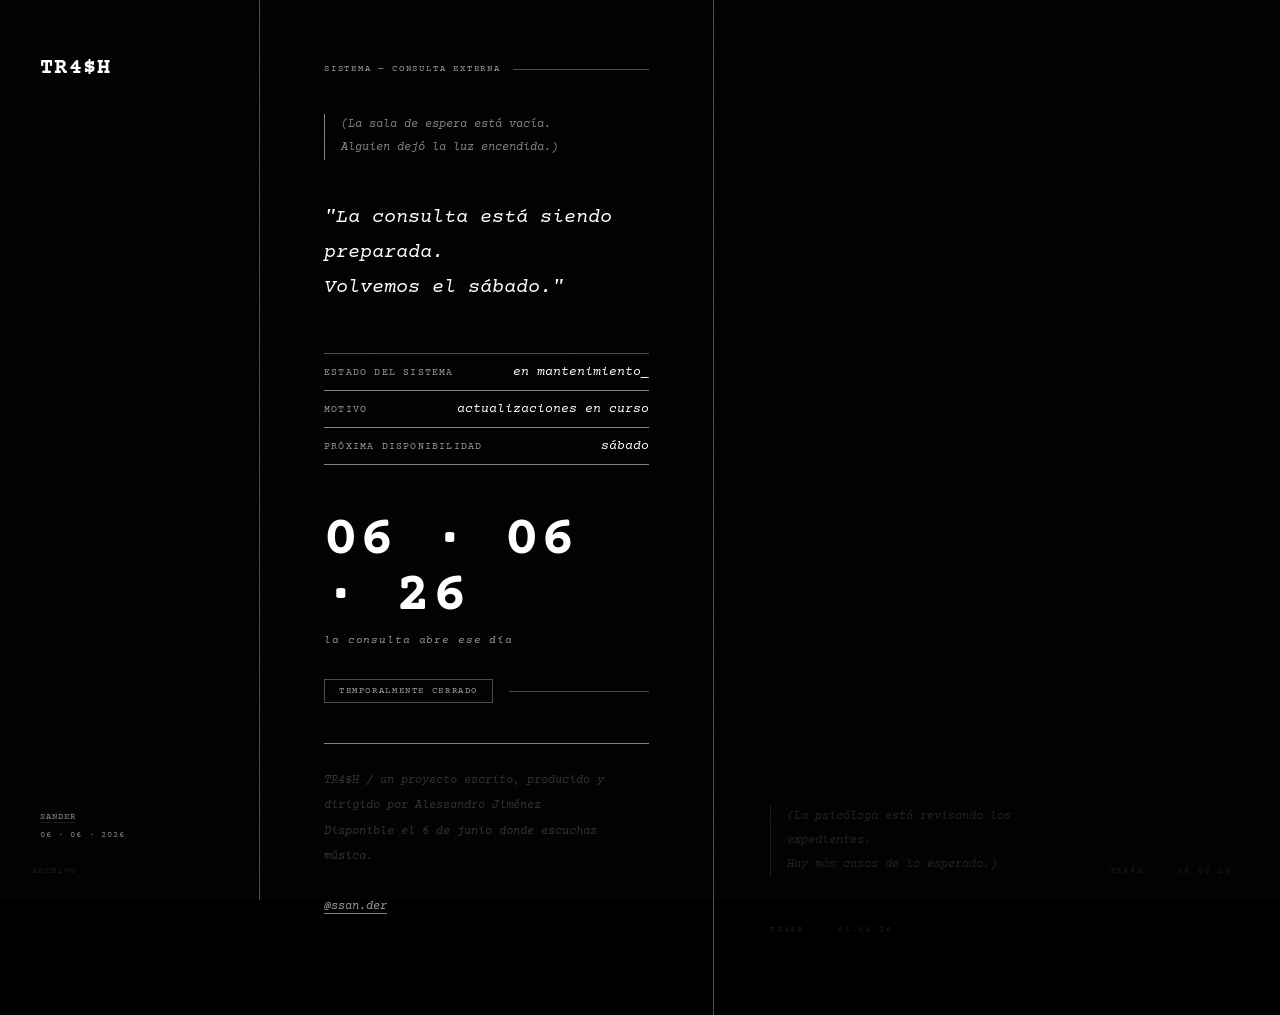
<file: mantenimiento (1).html>
<!DOCTYPE html>
<html lang="es">
<head>
<meta charset="UTF-8">
<meta name="viewport" content="width=device-width, initial-scale=1.0">
<title>TR4$H</title>
<link rel="preconnect" href="https://fonts.googleapis.com">
<link href="https://fonts.googleapis.com/css2?family=Courier+Prime:ital,wght@0,400;0,700;1,400&display=swap" rel="stylesheet">
<style>
*, *::before, *::after { box-sizing: border-box; margin: 0; padding: 0; }

:root {
  --bg: #000;
  --fg: #fff;
  --dim: #999999;
  --dimmer: #838383;
  --border: #4d4d4d;
  --accent: #b4b4b4;
  --col-w: 560px;
}

html { background: var(--bg); }

body {
  background: var(--bg);
  color: var(--fg);
  font-family: 'Courier Prime', 'Courier New', monospace;
  min-height: 100vh;
  -webkit-font-smoothing: antialiased;
  display: flex;
  align-items: stretch;
  overflow-x: hidden;
}

/* ── NOISE OVERLAY ── */
.noise {
  position: fixed;
  inset: 0;
  pointer-events: none;
  z-index: 0;
  opacity: .025;
  background-image: url("data:image/svg+xml,%3Csvg viewBox='0 0 200 200' xmlns='http://www.w3.org/2000/svg'%3E%3Cfilter id='n'%3E%3CfeTurbulence type='fractalNoise' baseFrequency='0.9' numOctaves='4' stitchTiles='stitch'/%3E%3C/filter%3E%3Crect width='100%25' height='100%25' filter='url(%23n)'/%3E%3C/svg%3E");
  background-size: 200px;
}

/* ── LAYOUT ── */
.sidebar { display: none; }

.main {
  flex: 1;
  display: flex;
  justify-content: center;
  align-items: flex-start;
  padding: 0;
}

.shell {
  width: 100%;
  max-width: var(--col-w);
  min-height: 100vh;
  padding: 3.5rem 2rem 5rem;
  position: relative;
}

.content { position: relative; z-index: 1; }

/* Desktop layout */
@media (min-width: 900px) {
  body { align-items: stretch; }

  .sidebar {
    display: flex;
    flex-direction: column;
    justify-content: space-between;
    width: 260px;
    min-height: 100vh;
    padding: 3.5rem 2.5rem;
    border-right: .5px solid var(--border);
    position: sticky;
    top: 0;
    height: 100vh;
    flex-shrink: 0;
  }

  .sidebar-logo {
    font-size: 22px;
    font-weight: 700;
    letter-spacing: .06em;
    margin-bottom: 3rem;
  }
  .sidebar-bottom {
    font-size: 9px;
    color: var(--dimmer);
    letter-spacing: .12em;
    text-transform: uppercase;
    line-height: 2;
  }

  .shell {
    max-width: var(--col-w);
    padding: 4rem 4rem 6rem;
    border-right: .5px solid var(--border);
  }
}

/* ── EYEBROW ── */
.eyebrow {
  font-size: 9px;
  letter-spacing: .2em;
  color: var(--dim);
  text-transform: uppercase;
  margin-bottom: 2.5rem;
  display: flex;
  align-items: center;
  gap: 12px;
}
.eyebrow::after {
  content: '';
  flex: 1;
  height: .5px;
  background: var(--border);
}

/* ── SCENE NOTE ── */
.scene-note {
  font-size: 11px;
  color: var(--dimmer);
  font-style: italic;
  line-height: 1.9;
  margin-bottom: 2.5rem;
  padding-left: 1rem;
  border-left: .5px solid var(--dimmer);
}
@media (min-width: 900px) {
  .scene-note { font-size: 12px; }
}

/* ── MAIN MESSAGE ── */
.question {
  font-size: 17px;
  line-height: 1.75;
  color: var(--fg);
  font-style: italic;
  margin-bottom: 2.5rem;
}
@media (min-width: 900px) {
  .question { font-size: 20px; margin-bottom: 3rem; }
}

/* ── STATUS TABLE ── */
.confirm-table {
  margin: 2rem 0 2.5rem;
  border-top: .5px solid var(--border);
}
.confirm-row {
  display: flex;
  justify-content: space-between;
  align-items: baseline;
  padding: 11px 0;
  border-bottom: .5px solid var(--dimmer);
  gap: 24px;
}
.confirm-key {
  font-size: 9px;
  color: var(--dim);
  letter-spacing: .12em;
  text-transform: uppercase;
  white-space: nowrap;
  flex-shrink: 0;
}
.confirm-val {
  font-size: 12px;
  color: var(--fg);
  text-align: right;
  font-style: italic;
}
@media (min-width: 900px) {
  .confirm-key { font-size: 10px; }
  .confirm-val { font-size: 13px; }
}

/* ── DATE BLOCK ── */
.date-block { margin: 3rem 0 2rem; }
.date-big {
  font-size: clamp(36px, 10vw, 56px);
  font-weight: 700;
  letter-spacing: .04em;
  line-height: 1;
  margin-bottom: .6rem;
}
.date-sub {
  font-size: 11px;
  color: var(--dim);
  font-style: italic;
  letter-spacing: .08em;
}

/* ── STAMP ── */
.stamp-row {
  display: flex;
  align-items: center;
  gap: 16px;
  margin: 2rem 0 2.5rem;
}
.stamp {
  border: .5px solid var(--border);
  font-size: 9px;
  letter-spacing: .18em;
  padding: 6px 14px;
  color: var(--dim);
  text-transform: uppercase;
  white-space: nowrap;
}
.stamp-line { flex: 1; height: .5px; background: var(--border); }

/* ── BLINK CURSOR ── */
.cursor {
  display: inline-block;
  width: 1ch;
  animation: blink 1.1s step-end infinite;
}
@keyframes blink {
  0%, 100% { opacity: 1; }
  50%       { opacity: 0; }
}

/* ── FINAL NOTE ── */
.final-note {
  font-size: 12px;
  color: #333;
  line-height: 2.1;
  font-style: italic;
  padding-top: 1.5rem;
  border-top: .5px solid var(--dimmer);
}
.final-note a {
  color: var(--dim);
  text-decoration: none;
  border-bottom: .5px solid var(--dimmer);
  transition: color .2s, border-color .2s;
}
.final-note a:hover { color: var(--fg); border-color: var(--fg); }

/* ── RIGHT PANEL ── */
.right-panel { display: none; }
@media (min-width: 900px) {
  .right-panel {
    display: flex;
    flex-direction: column;
    justify-content: flex-end;
    padding: 3.5rem 3.5rem 5rem;
    flex: 1;
    min-width: 0;
  }
  .rp-quote {
    font-size: 12px;
    font-style: italic;
    color: #222;
    line-height: 2;
    max-width: 260px;
    padding-left: 1rem;
    border-left: .5px solid #1a1a1a;
  }
  .rp-date {
    margin-top: 3rem;
    font-size: 9px;
    letter-spacing: .2em;
    color: #1a1a1a;
    text-transform: uppercase;
  }
}

/* ── WATERMARK ── */
.watermark {
  position: fixed;
  bottom: 1.5rem;
  right: 2rem;
  font-size: 9px;
  letter-spacing: .2em;
  color: #1a1a1a;
  text-transform: uppercase;
  pointer-events: none;
  z-index: 10;
}
@media (min-width: 900px) {
  .watermark { right: 3rem; }
}

/* ── FADE IN ── */
.content {
  animation: fadeUp .5s ease both;
}
@keyframes fadeUp {
  from { opacity: 0; transform: translateY(10px); }
  to   { opacity: 1; transform: translateY(0); }
}

/* ── ARCHIVO (botón oculto) ── */
.archivo-btn {
  position: fixed;
  bottom: 1.5rem;
  left: 2rem;
  background: transparent;
  border: none;
  font-family: 'Courier Prime', monospace;
  font-size: 9px;
  letter-spacing: .15em;
  color: #1c1c1c;
  text-transform: uppercase;
  cursor: pointer;
  padding: 0;
  z-index: 20;
  transition: color .3s;
  -webkit-tap-highlight-color: transparent;
}
.archivo-btn:hover { color: #3a3a3a; }

/* ── DRAWER ── */
.drawer-overlay {
  position: fixed;
  inset: 0;
  background: rgba(0,0,0,.6);
  z-index: 100;
  opacity: 0;
  pointer-events: none;
  transition: opacity .4s ease;
}
.drawer-overlay.open {
  opacity: 1;
  pointer-events: all;
}

.drawer {
  position: fixed;
  top: 0;
  left: 0;
  width: min(540px, 100vw);
  height: 100vh;
  background: var(--bg);
  border-right: .5px solid var(--border);
  z-index: 101;
  overflow-y: auto;
  transform: translateX(-100%);
  transition: transform .4s cubic-bezier(.4,0,.2,1);
  padding: 3.5rem 2rem 5rem;
}
.drawer.open {
  transform: translateX(0);
}
@media (min-width: 600px) {
  .drawer { padding: 4rem 3.5rem 6rem; }
}

.drawer-close {
  position: absolute;
  top: 1.5rem;
  right: 1.5rem;
  background: transparent;
  border: none;
  font-family: 'Courier Prime', monospace;
  font-size: 9px;
  letter-spacing: .18em;
  color: var(--dimmer);
  text-transform: uppercase;
  cursor: pointer;
  padding: 4px 0;
  transition: color .2s;
  -webkit-tap-highlight-color: transparent;
}
.drawer-close:hover { color: var(--fg); }

/* ── FORM SCREENS inside drawer ── */
.screen { display: none; animation: fadeUp .35s ease both; }
.screen.active { display: block; }

/* ── PROGRESS (mobile) ── */
.stage-bar {
  display: flex;
  gap: 4px;
  margin-bottom: 3rem;
}
@media (min-width: 900px) {
  .stage-bar { display: none; }
}
.stage-pip {
  height: 1px;
  flex: 1;
  background: var(--dimmer);
  transition: background .5s;
}
.stage-pip.done   { background: var(--dim); }
.stage-pip.active { background: var(--fg); }

/* ── FORM QUESTION ── */
.form-question {
  font-size: 17px;
  line-height: 1.75;
  color: var(--fg);
  font-style: italic;
  margin-bottom: 2.5rem;
}
@media (min-width: 600px) {
  .form-question { font-size: 20px; margin-bottom: 3rem; }
}

/* ── OPTIONS ── */
.options {
  display: flex;
  flex-direction: column;
  gap: 8px;
  margin-bottom: 3rem;
}

.opt {
  background: transparent;
  border: .5px solid var(--border);
  color: var(--accent);
  font-family: 'Courier Prime', monospace;
  font-size: 13px;
  padding: 14px 18px;
  text-align: left;
  cursor: pointer;
  transition: border-color .2s, color .2s, background .15s;
  line-height: 1.55;
  width: 100%;
  -webkit-tap-highlight-color: transparent;
  border-radius: 0;
}
@media (min-width: 600px) {
  .opt { font-size: 14px; padding: 16px 20px; }
  .opt:hover { border-color: #555; color: #ccc; background: #060606; }
}
.opt:active   { background: #0a0a0a; }
.opt.selected { border-color: var(--fg); color: var(--fg); }

/* ── NEXT BUTTON ── */
.btn-next {
  background: transparent;
  border: .5px solid var(--border);
  color: var(--dim);
  font-family: 'Courier Prime', monospace;
  font-size: 11px;
  letter-spacing: .12em;
  padding: 12px 28px;
  cursor: pointer;
  text-transform: lowercase;
  opacity: 0;
  pointer-events: none;
  transition: opacity .3s, border-color .2s, color .2s, transform .1s;
  border-radius: 0;
}
.btn-next.visible      { opacity: 1; pointer-events: all; }
.btn-next:hover        { border-color: var(--fg); color: var(--fg); }
.btn-next:active       { transform: scale(.98); }

/* ── CONFIRMATION (inside drawer) ── */
.confirm-table-form {
  margin: 2rem 0 2.5rem;
  border-top: .5px solid var(--border);
}

.date-block-form { margin: 3rem 0 2rem; }
.date-big-form {
  font-size: clamp(32px, 9vw, 50px);
  font-weight: 700;
  letter-spacing: .04em;
  line-height: 1;
  margin-bottom: .6rem;
}
.date-sub-form {
  font-size: 11px;
  color: var(--dim);
  font-style: italic;
  letter-spacing: .08em;
}

.stamp-row-form {
  display: flex;
  align-items: center;
  gap: 16px;
  margin: 2rem 0 2.5rem;
}

.final-note-form {
  font-size: 12px;
  color: #333;
  line-height: 2.1;
  font-style: italic;
  padding-top: 1.5rem;
  border-top: .5px solid var(--dimmer);
}
.final-note-form em  { color: var(--dim); font-style: normal; letter-spacing: .05em; }
.final-note-form a   { color: var(--dim); text-decoration: none; border-bottom: .5px solid var(--dimmer); transition: color .2s, border-color .2s; }
.final-note-form a:hover { color: var(--fg); border-color: var(--fg); }
</style>
</head>
<body>
<div class="noise"></div>

<!-- SIDEBAR (desktop) -->
<aside class="sidebar">
  <div class="sidebar-top">
    <a href="https://instagram.com/ssan.der" target="_blank" style="color:inherit;text-decoration:none;">
      <div class="sidebar-logo">TR4$H</div>
    </a>
  </div>
  <div class="sidebar-bottom">
    <a href="https://instagram.com/ssan.der" target="_blank" style="color:inherit;text-decoration:none;border-bottom:.5px solid #1a1a1a;">Sander</a><br>
    06 · 06 · 2026
  </div>
</aside>

<!-- MAIN COLUMN -->
<div class="main">
  <div class="shell">
    <div class="content">

      <div class="eyebrow">Sistema — consulta externa</div>

      <div class="scene-note">(La sala de espera está vacía.<br>
      Alguien dejó la luz encendida.)</div>

      <div class="question">"La consulta está siendo preparada.<br>Volvemos el sábado."</div>

      <div class="confirm-table">
        <div class="confirm-row">
          <span class="confirm-key">Estado del sistema</span>
          <span class="confirm-val">en mantenimiento<span class="cursor">_</span></span>
        </div>
        <div class="confirm-row">
          <span class="confirm-key">Motivo</span>
          <span class="confirm-val">actualizaciones en curso</span>
        </div>
        <div class="confirm-row">
          <span class="confirm-key">Próxima disponibilidad</span>
          <span class="confirm-val">sábado</span>
        </div>
      </div>

      <div class="date-block">
        <div class="date-big">06 · 06 · 26</div>
        <div class="date-sub">la consulta abre ese día</div>
      </div>

      <div class="stamp-row">
        <div class="stamp">temporalmente cerrado</div>
        <div class="stamp-line"></div>
      </div>

      <div class="final-note">
        TR4$H / un proyecto escrito, producido y dirigido por Alessandro Jiménez<br>
        Disponible el 6 de junio donde escuchas música.<br><br>
        <a href="https://instagram.com/ssan.der" target="_blank">@ssan.der</a>
      </div>

    </div>
  </div>
</div>

<!-- RIGHT PANEL -->
<div class="right-panel">
  <div>
    <div class="rp-quote">
      (La psicóloga está revisando los expedientes.<br>
      Hay más casos de lo esperado.)
    </div>
    <div class="rp-date">TR4$H &nbsp;·&nbsp; 06.06.26</div>
  </div>
</div>

<div class="watermark">TR4$H &nbsp;·&nbsp; 06.06.26</div>

<!-- BOTÓN ARCHIVO (casi invisible, esquina inferior izquierda) -->
<button class="archivo-btn" onclick="openDrawer()">archivo</button>

<!-- DRAWER OVERLAY -->
<div class="drawer-overlay" id="drawer-overlay" onclick="closeDrawer()"></div>

<!-- DRAWER CON EL FORMULARIO -->
<div class="drawer" id="drawer">
  <button class="drawer-close" onclick="closeDrawer()">cerrar ×</button>

  <!-- SCREEN 0 -->
  <div id="s0" class="screen active">
    <div class="eyebrow">Formulario de admisión</div>
    <div class="scene-note">(El paciente toma asiento en la sala de espera.<br>La recepcionista desliza el formulario sin decir nada.)</div>
    <div class="form-question">"¿Cuánto tiempo llevas evitando esto?"</div>
    <div class="options">
      <button class="opt" data-q="0" data-v="siempre">Siempre.</button>
      <button class="opt" data-q="0" data-v="meses">Varios meses. O años. Ya perdí la cuenta.</button>
      <button class="opt" data-q="0" data-v="reciente">Algo pasó recientemente.</button>
      <button class="opt" data-q="0" data-v="nada">No estoy evitando nada.</button>
    </div>
    <button class="btn-next" id="next0" onclick="advance(1)">continuar &rarr;</button>
  </div>

  <!-- SCREEN 1 -->
  <div id="s1" class="screen">
    <div class="eyebrow">Formulario de admisión</div>
    <div class="stage-bar">
      <div class="stage-pip done"></div>
      <div class="stage-pip active"></div>
      <div class="stage-pip"></div>
      <div class="stage-pip"></div>
    </div>
    <div class="form-question">"¿Cómo describirías lo que sientes la mayoría del tiempo?"</div>
    <div class="options">
      <button class="opt" data-q="1" data-v="ruido">Ruido constante. Nunca para.</button>
      <button class="opt" data-q="1" data-v="vacio">Nada. Solo vacío.</button>
      <button class="opt" data-q="1" data-v="peso">Algo pesado que no puedo nombrar.</button>
      <button class="opt" data-q="1" data-v="normal">Normal. Estoy bien.</button>
    </div>
    <button class="btn-next" id="next1" onclick="advance(2)">continuar &rarr;</button>
  </div>

  <!-- SCREEN 2 -->
  <div id="s2" class="screen">
    <div class="eyebrow">Formulario de admisión</div>
    <div class="stage-bar">
      <div class="stage-pip done"></div>
      <div class="stage-pip done"></div>
      <div class="stage-pip active"></div>
      <div class="stage-pip"></div>
    </div>
    <div class="form-question">"¿Hay voces que no son tuyas?"</div>
    <div class="options">
      <button class="opt" data-q="2" data-v="si_siempre">Sí. Todo el tiempo.</button>
      <button class="opt" data-q="2" data-v="si_noche">Solo de noche.</button>
      <button class="opt" data-q="2" data-v="si_pero">Sí, pero ya aprendí a ignorarlas.</button>
      <button class="opt" data-q="2" data-v="no">No.</button>
    </div>
    <button class="btn-next" id="next2" onclick="advance(3)">continuar &rarr;</button>
  </div>

  <!-- SCREEN 3 -->
  <div id="s3" class="screen">
    <div class="eyebrow">Formulario de admisión</div>
    <div class="stage-bar">
      <div class="stage-pip done"></div>
      <div class="stage-pip done"></div>
      <div class="stage-pip done"></div>
      <div class="stage-pip active"></div>
    </div>
    <div class="form-question">"¿Qué esperas de esta sesión?"</div>
    <div class="options">
      <button class="opt" data-q="3" data-v="respuestas">Respuestas. Necesito respuestas.</button>
      <button class="opt" data-q="3" data-v="silencio">Solo quiero que pare el ruido un momento.</button>
      <button class="opt" data-q="3" data-v="nada">Nada. Alguien me mandó.</button>
      <button class="opt" data-q="3" data-v="ver">Ver qué pasa.</button>
    </div>
    <button class="btn-next" id="next3" onclick="advance(4)">confirmar cita &rarr;</button>
  </div>

  <!-- SCREEN 4 — CONFIRMACIÓN -->
  <div id="s4" class="screen">
    <div class="eyebrow">Confirmación de cita</div>
    <div class="scene-note">(La recepcionista imprime la tarjeta.<br>La desliza por el mostrador sin mirarte.)</div>

    <div class="confirm-table confirm-table-form">
      <div class="confirm-row">
        <span class="confirm-key">Estado</span>
        <span class="confirm-val">admitido</span>
      </div>
      <div class="confirm-row">
        <span class="confirm-key">Perfil</span>
        <span class="confirm-val" id="perfil-val">—</span>
      </div>
      <div class="confirm-row">
        <span class="confirm-key">Motivo de consulta</span>
        <span class="confirm-val" id="motivo-val">—</span>
      </div>
      <div class="confirm-row">
        <span class="confirm-key">Pronóstico</span>
        <span class="confirm-val" id="pronostico-val">—</span>
      </div>
    </div>

    <div class="date-block date-block-form">
      <div class="date-big date-big-form">06 · 06 · 26</div>
      <div class="date-sub date-sub-form">la consulta abre ese día</div>
    </div>

    <div class="stamp-row stamp-row-form">
      <div class="stamp">cita confirmada</div>
      <div class="stamp-line"></div>
    </div>

    <div class="final-note final-note-form">
      TR4$H / un proyecto escrito, producido y dirigido por Alessandro Jiménez<br>
      Disponible el 6 de junio donde escuchas música.<br><br>
      <em>guarda esta fecha.</em>
      <a href="https://www.youtube.com/watch?v=Eme3yupi8UI&list=RDEme3yupi8UI&start_radio=1">aquí hay algo para mientras</a>
    </div>
  </div>

</div><!-- /drawer -->

<script>
const answers = {};

const perfiles = {
  siempre:  "evasión crónica",
  meses:    "caso en desarrollo",
  reciente: "trauma reciente",
  nada:     "resistencia activa"
};
const motivos = {
  ruido:   "ruido interno persistente",
  vacio:   "disociación / anhedonia",
  peso:    "angustia sin nombre",
  normal:  "negación"
};
const pronosticos = {
  respuestas: "búsqueda de cierre / alta motivación",
  silencio:   "agotamiento crónico / requiere atención",
  nada:       "derivado / resistencia moderada",
  ver:        "ambivalente / potencial latente"
};

document.querySelectorAll('.opt').forEach(btn => {
  btn.addEventListener('click', function() {
    const q = this.dataset.q;
    document.querySelectorAll(`.opt[data-q="${q}"]`).forEach(b => b.classList.remove('selected'));
    this.classList.add('selected');
    answers[q] = this.dataset.v;
    const nb = document.getElementById('next' + q);
    if (nb) nb.classList.add('visible');
  });
});

function advance(to) {
  document.querySelectorAll('.screen').forEach(s => s.classList.remove('active'));
  if (to === 4) {
    document.getElementById('perfil-val').textContent     = perfiles[answers[0]]    || '—';
    document.getElementById('motivo-val').textContent     = motivos[answers[1]]     || '—';
    document.getElementById('pronostico-val').textContent = pronosticos[answers[3]] || '—';
  }
  const next = document.getElementById('s' + to);
  if (next) {
    next.classList.add('active');
    document.getElementById('drawer').scrollTo({ top: 0, behavior: 'smooth' });
  }
}

function openDrawer() {
  document.getElementById('drawer').classList.add('open');
  document.getElementById('drawer-overlay').classList.add('open');
  document.body.style.overflow = 'hidden';
}

function closeDrawer() {
  document.getElementById('drawer').classList.remove('open');
  document.getElementById('drawer-overlay').classList.remove('open');
  document.body.style.overflow = '';
}
</script>
</body>
</html>
</file>
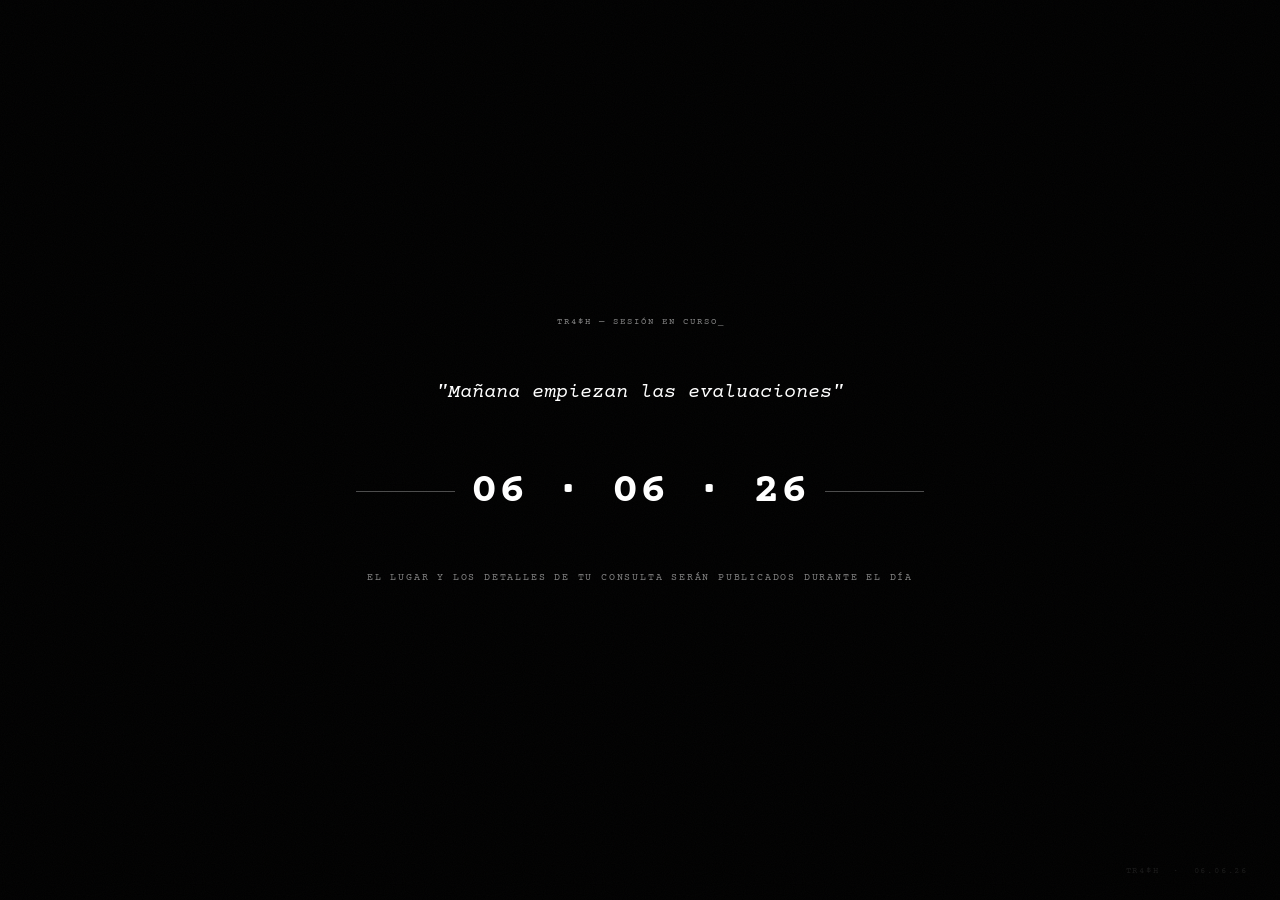
<file: teaser 4.html>
<!DOCTYPE html>
<html lang="es">
<head>
<meta charset="UTF-8">
<meta name="viewport" content="width=device-width, initial-scale=1.0">
<title>TR4$H</title>
<link rel="preconnect" href="https://fonts.googleapis.com">
<link href="https://fonts.googleapis.com/css2?family=Courier+Prime:ital,wght@0,400;0,700;1,400&display=swap" rel="stylesheet">
<style>
*, *::before, *::after { box-sizing: border-box; margin: 0; padding: 0; }

:root {
  --bg: #000;
  --fg: #fff;
  --dim: #999999;
  --dimmer: #838383;
  --border: #4d4d4d;
}

html, body {
  background: var(--bg);
  width: 100%;
  height: 100%;
  overflow: hidden;
}

body {
  color: var(--fg);
  font-family: 'Courier Prime', 'Courier New', monospace;
  display: flex;
  align-items: center;
  justify-content: center;
  -webkit-font-smoothing: antialiased;
}

.noise {
  position: fixed;
  inset: 0;
  pointer-events: none;
  z-index: 1;
  opacity: .03;
  background-image: url("data:image/svg+xml,%3Csvg viewBox='0 0 200 200' xmlns='http://www.w3.org/2000/svg'%3E%3Cfilter id='n'%3E%3CfeTurbulence type='fractalNoise' baseFrequency='0.9' numOctaves='4' stitchTiles='stitch'/%3E%3C/filter%3E%3Crect width='100%25' height='100%25' filter='url(%23n)'/%3E%3C/svg%3E");
  background-size: 200px;
}

.scanlines {
  position: fixed;
  inset: 0;
  pointer-events: none;
  z-index: 2;
  background: repeating-linear-gradient(
    0deg,
    transparent,
    transparent 2px,
    rgba(0,0,0,.08) 2px,
    rgba(0,0,0,.08) 4px
  );
  opacity: 0;
  transition: opacity .1s;
}

/* TV wrapper — el collapse va aquí, no en .content */
.tv {
  position: relative;
  width: min(600px, 92vw);
  z-index: 3;
}

/* Content nunca tiene animation propia — se controla con JS opacity */
.content {
  text-align: center;
  padding: 0 1rem;
  opacity: 0;
  transition: opacity .5s ease;
}
.content.visible {
  opacity: 1;
}

.eyebrow {
  font-size: 9px;
  letter-spacing: .22em;
  color: var(--dimmer);
  text-transform: uppercase;
  margin-bottom: 3rem;
}

.main-text {
  font-size: clamp(15px, 4vw, 20px);
  font-style: italic;
  line-height: 1.8;
  color: var(--fg);
  margin-bottom: 3.5rem;
}

.date-line {
  display: flex;
  align-items: center;
  gap: 16px;
  margin-bottom: 3.5rem;
}
.date-line::before,
.date-line::after {
  content: '';
  flex: 1;
  height: .5px;
  background: var(--border);
}
.date-inner {
  font-size: clamp(28px, 8vw, 44px);
  font-weight: 700;
  letter-spacing: .05em;
  white-space: nowrap;
}

.sub-text {
  font-size: 10px;
  color: var(--dimmer);
  letter-spacing: .18em;
  text-transform: uppercase;
}

.cursor {
  display: inline-block;
  width: 1ch;
  animation: blink 1.1s step-end infinite;
}
@keyframes blink {
  0%, 100% { opacity: 1; }
  50%       { opacity: 0; }
}

/* ── GLITCH — aplicado al .tv, no al .content ── */
@keyframes glitch-move {
  0%   { transform: translate(0,0) skewX(0); }
  20%  { transform: translate(-2px, 1px) skewX(.8deg); }
  40%  { transform: translate(3px, -1px) skewX(-1.5deg); }
  60%  { transform: translate(-1px, 2px) skewX(1.5deg); }
  80%  { transform: translate(4px, -2px) skewX(-.8deg); }
  100% { transform: translate(0,0) skewX(0); }
}

@keyframes rgb-shift {
  0%   { filter: none; }
  25%  { filter: drop-shadow(2px 0 0 red) drop-shadow(-2px 0 0 cyan); }
  50%  { filter: drop-shadow(-3px 0 0 red) drop-shadow(3px 0 0 cyan); }
  75%  { filter: drop-shadow(4px 0 0 red) drop-shadow(-4px 0 0 cyan); }
  100% { filter: none; }
}

.tv.glitching {
  animation: glitch-move .12s steps(1) infinite, rgb-shift .15s steps(1) infinite;
}
.tv.glitching ~ * .scanlines,
.scanlines.glitch { opacity: .2; }

.tv.glitching-heavy {
  animation: glitch-move .055s steps(1) infinite, rgb-shift .065s steps(1) infinite;
}

/* ── TV COLLAPSE — sobre .tv entero ── */
@keyframes tv-collapse {
  0%   { transform: scaleY(1) scaleX(1); filter: brightness(1); }
  35%  { transform: scaleY(.06) scaleX(1.05); filter: brightness(4); }
  65%  { transform: scaleY(.008) scaleX(1.06); filter: brightness(10) saturate(0); }
  78%  { transform: scaleY(.001) scaleX(1); filter: brightness(22); }
  79%  { transform: scaleY(0) scaleX(0); opacity: 0; }
  100% { transform: scaleY(0) scaleX(0); opacity: 0; }
}

.tv.collapsing {
  animation: tv-collapse .42s cubic-bezier(.4,0,1,1) forwards !important;
  transform-origin: center center;
}

/* ── OFF DOT ── */
.off-dot {
  position: absolute;
  top: 50%;
  left: 50%;
  transform: translate(-50%, -50%);
  width: 3px;
  height: 3px;
  background: #fff;
  border-radius: 50%;
  opacity: 0;
  box-shadow: 0 0 8px 2px #fff, 0 0 20px 6px rgba(255,255,255,.3);
}
.off-dot.show {
  animation: dot-fade 1s ease forwards;
}
@keyframes dot-fade {
  0%   { opacity: 1; width: 3px; height: 3px; }
  30%  { opacity: 1; width: 6px; height: 3px; }
  100% { opacity: 0; width: 1px; height: 1px; }
}

/* ── FINAL SCREEN ── */
.final-screen {
  position: fixed;
  inset: 0;
  background: #000;
  display: flex;
  align-items: center;
  justify-content: center;
  z-index: 50;
  opacity: 0;
  pointer-events: none;
}
.final-screen.show {
  pointer-events: all;
  animation: finalIn .5s ease forwards;
}
@keyframes finalIn {
  from { opacity: 0; }
  to   { opacity: 1; }
}
.final-title {
  font-size: clamp(36px, 12vw, 72px);
  font-weight: 400;
  letter-spacing: .1em;
  color: var(--fg);
  opacity: 0;
  font-style: italic;
}
.final-screen.show .final-title {
  animation: titleIn .4s ease .25s both;
}
@keyframes titleIn {
  from { opacity: 0; transform: translateY(5px); }
  to   { opacity: 1; transform: translateY(0); }
}

.watermark {
  position: fixed;
  bottom: 1.5rem;
  right: 2rem;
  font-size: 9px;
  letter-spacing: .2em;
  color: #1a1a1a;
  text-transform: uppercase;
  pointer-events: none;
  z-index: 10;
}
</style>
</head>
<body>
<div class="noise"></div>
<div class="scanlines" id="scanlines"></div>

<div class="tv" id="tv">
  <div class="content" id="content">
    <div class="eyebrow">TR4$H — sesión en curso<span class="cursor">_</span></div>
    <div class="main-text">
      "Mañana empiezan las evaluaciones"
    </div>
    <div class="date-line">
      <div class="date-inner">06 · 06 · 26</div>
    </div>
    <div class="sub-text">el lugar y los detalles de tu consulta serán publicados durante el día</div>
  </div>
  <div class="off-dot" id="offDot"></div>
</div>

<div class="final-screen" id="finalScreen">
  <div class="final-title">TR4$H</div>
</div>

<div class="watermark">TR4$H &nbsp;·&nbsp; 06.06.26</div>

<script>
const tv       = document.getElementById('tv');
const content  = document.getElementById('content');
const scanlines = document.getElementById('scanlines');
const offDot   = document.getElementById('offDot');
const finalScreen = document.getElementById('finalScreen');

// Fade in content
setTimeout(() => content.classList.add('visible'), 300);

function runTvOff() {
  // Mild glitch
  tv.classList.add('glitching');
  scanlines.style.opacity = '.2';

  // Heavy glitch
  setTimeout(() => {
    tv.classList.remove('glitching');
    tv.classList.add('glitching-heavy');
    scanlines.style.opacity = '.45';
  }, 900);

  // Collapse — se aplica directo al .tv, el texto sigue visible hasta el último frame
  setTimeout(() => {
    tv.classList.remove('glitching-heavy');
    tv.classList.add('collapsing');
    scanlines.style.opacity = '0';
  }, 1600);

  // Off dot
  setTimeout(() => {
    offDot.classList.add('show');
  }, 2000);

  // Pantalla final
  setTimeout(() => {
    finalScreen.classList.add('show');
  }, 2700);
}

setTimeout(runTvOff, 4000);
</script>
</body>
</html>
</file>
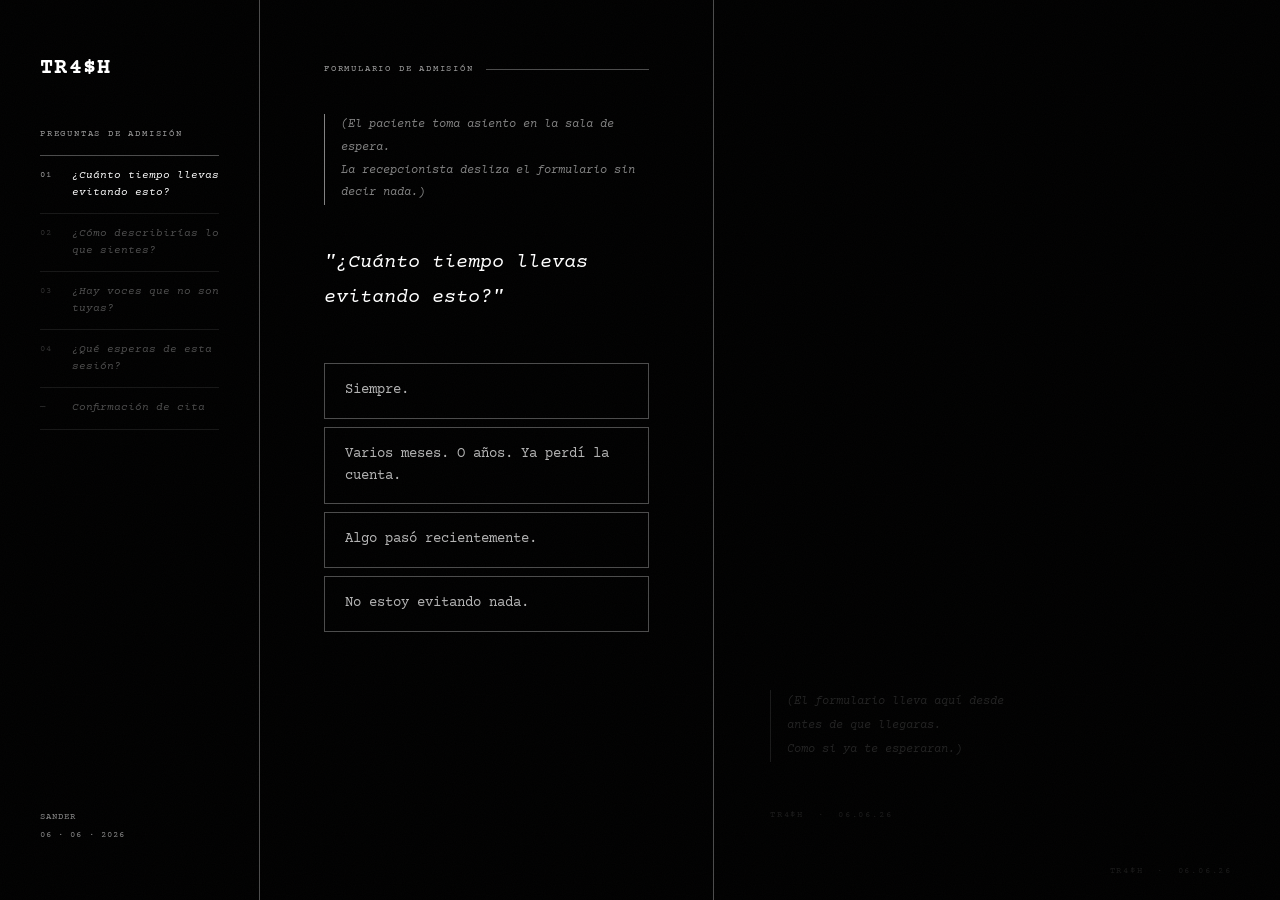
<file: archive/tr4sh-cita (1).html>
<!DOCTYPE html>
<html lang="es">
<head>
<meta charset="UTF-8">
<meta name="viewport" content="width=device-width, initial-scale=1.0">
<title>TR4$H</title>
<link rel="preconnect" href="https://fonts.googleapis.com">
<link href="https://fonts.googleapis.com/css2?family=Courier+Prime:ital,wght@0,400;0,700;1,400&display=swap" rel="stylesheet">
<style>
*, *::before, *::after { box-sizing: border-box; margin: 0; padding: 0; }

:root {
  --bg: #000;
  --fg: #fff;
  --dim: #999999;
  --dimmer: #838383;
  --border: #4d4d4d;
  --accent: #b4b4b4;
  --col-w: 560px;
}

html { background: var(--bg); }

body {
  background: var(--bg);
  color: var(--fg);
  font-family: 'Courier Prime', 'Courier New', monospace;
  min-height: 100vh;
  -webkit-font-smoothing: antialiased;
  display: flex;
  align-items: stretch;
}

/* ── LAYOUT ── */
.sidebar {
  display: none;
}

.main {
  flex: 1;
  display: flex;
  justify-content: center;
  align-items: flex-start;
  padding: 0;
}

.shell {
  width: 100%;
  max-width: var(--col-w);
  min-height: 100vh;
  padding: 3.5rem 2rem 5rem;
  position: relative;
}

/* Desktop layout */
@media (min-width: 900px) {
  body { align-items: stretch; }

  .sidebar {
    display: flex;
    flex-direction: column;
    justify-content: space-between;
    width: 260px;
    min-height: 100vh;
    padding: 3.5rem 2.5rem;
    border-right: .5px solid var(--border);
    position: sticky;
    top: 0;
    height: 100vh;
    flex-shrink: 0;
  }

  .sidebar-top {}
  .sidebar-logo {
    font-size: 22px;
    font-weight: 700;
    letter-spacing: .06em;
    margin-bottom: 3rem;
  }
  .sidebar-label {
    font-size: 9px;
    letter-spacing: .2em;
    color: var(--dim);
    text-transform: uppercase;
    margin-bottom: 1rem;
  }
  .sidebar-steps {
    display: flex;
    flex-direction: column;
    gap: 0;
  }
  .sidebar-step {
    display: flex;
    align-items: flex-start;
    gap: 14px;
    padding: 12px 0;
    border-top: .5px solid var(--border);
    opacity: .3;
    transition: opacity .4s;
  }
  .sidebar-step:last-child { border-bottom: .5px solid var(--border); }
  .sidebar-step.active { opacity: 1; }
  .sidebar-step.done { opacity: .5; }
  .step-num {
    font-size: 9px;
    color: var(--dim);
    letter-spacing: .1em;
    padding-top: 2px;
    min-width: 18px;
  }
  .step-text {
    font-size: 11px;
    color: var(--fg);
    font-style: italic;
    line-height: 1.5;
  }
  .sidebar-bottom {
    font-size: 9px;
    color: var(--dimmer);
    letter-spacing: .12em;
    text-transform: uppercase;
    line-height: 2;
  }

  .main { border-left: none; }

  .shell {
    max-width: var(--col-w);
    padding: 4rem 4rem 6rem;
    border-right: .5px solid var(--border);
  }

  .right-panel {
    flex: 1;
    min-width: 0;
    display: flex;
    flex-direction: column;
    justify-content: flex-end;
    padding: 3.5rem 3rem;
    border-left: none;
  }
}

@media (min-width: 1200px) {
  .right-panel {
    padding: 3.5rem 4rem;
  }
}

/* ── NOISE OVERLAY ── */
.noise {
  position: fixed;
  inset: 0;
  pointer-events: none;
  z-index: 0;
  opacity: .025;
  background-image: url("data:image/svg+xml,%3Csvg viewBox='0 0 200 200' xmlns='http://www.w3.org/2000/svg'%3E%3Cfilter id='n'%3E%3CfeTurbulence type='fractalNoise' baseFrequency='0.9' numOctaves='4' stitchTiles='stitch'/%3E%3C/filter%3E%3Crect width='100%25' height='100%25' filter='url(%23n)'/%3E%3C/svg%3E");
  background-size: 200px;
}

.content { position: relative; z-index: 1; }

/* ── SCREENS ── */
.screen { display: none; animation: fadeUp .35s ease both; }
.screen.active { display: block; }

@keyframes fadeUp {
  from { opacity: 0; transform: translateY(10px); }
  to   { opacity: 1; transform: translateY(0); }
}

/* ── EYEBROW ── */
.eyebrow {
  font-size: 9px;
  letter-spacing: .2em;
  color: var(--dim);
  text-transform: uppercase;
  margin-bottom: 2.5rem;
  display: flex;
  align-items: center;
  gap: 12px;
}
.eyebrow::after {
  content: '';
  flex: 1;
  height: .5px;
  background: var(--border);
}

/* ── PROGRESS (mobile only) ── */
.stage-bar {
  display: flex;
  gap: 4px;
  margin-bottom: 3rem;
}
@media (min-width: 900px) {
  .stage-bar { display: none; }
}
.stage-pip {
  height: 1px;
  flex: 1;
  background: var(--dimmer);
  transition: background .5s;
}
.stage-pip.done   { background: var(--dim); }
.stage-pip.active { background: var(--fg); }

/* ── SCENE NOTE ── */
.scene-note {
  font-size: 11px;
  color: var(--dimmer);
  font-style: italic;
  line-height: 1.9;
  margin-bottom: 2.5rem;
  padding-left: 1rem;
  border-left: .5px solid var(--dimmer);
}
@media (min-width: 900px) {
  .scene-note { font-size: 12px; }
}

/* ── QUESTION ── */
.question {
  font-size: 17px;
  line-height: 1.75;
  color: var(--fg);
  font-style: italic;
  margin-bottom: 2.5rem;
}
@media (min-width: 900px) {
  .question { font-size: 20px; margin-bottom: 3rem; }
}

/* ── OPTIONS ── */
.options {
  display: flex;
  flex-direction: column;
  gap: 8px;
  margin-bottom: 3rem;
}

.opt {
  background: transparent;
  border: .5px solid var(--border);
  color: var(--accent);
  font-family: 'Courier Prime', monospace;
  font-size: 13px;
  padding: 14px 18px;
  text-align: left;
  cursor: pointer;
  transition: border-color .2s, color .2s, background .15s;
  line-height: 1.55;
  width: 100%;
  -webkit-tap-highlight-color: transparent;
  border-radius: 0;
}
@media (min-width: 900px) {
  .opt {
    font-size: 14px;
    padding: 16px 20px;
  }
  .opt:hover { border-color: #555; color: #ccc; background: #060606; }
}
.opt:active   { background: #0a0a0a; }
.opt.selected { border-color: var(--fg); color: var(--fg); }

/* ── NEXT BUTTON ── */
.btn-next {
  background: transparent;
  border: .5px solid var(--border);
  color: var(--dim);
  font-family: 'Courier Prime', monospace;
  font-size: 11px;
  letter-spacing: .12em;
  padding: 12px 28px;
  cursor: pointer;
  text-transform: lowercase;
  opacity: 0;
  pointer-events: none;
  transition: opacity .3s, border-color .2s, color .2s, transform .1s;
  border-radius: 0;
}
.btn-next.visible      { opacity: 1; pointer-events: all; }
.btn-next:hover        { border-color: var(--fg); color: var(--fg); }
.btn-next:active       { transform: scale(.98); }

/* ── CONFIRMATION ── */
.confirm-table {
  margin: 2rem 0 2.5rem;
  border-top: .5px solid var(--border);
}
.confirm-row {
  display: flex;
  justify-content: space-between;
  align-items: baseline;
  padding: 11px 0;
  border-bottom: .5px solid var(--dimmer);
  gap: 24px;
}
.confirm-key {
  font-size: 9px;
  color: var(--dim);
  letter-spacing: .12em;
  text-transform: uppercase;
  white-space: nowrap;
  flex-shrink: 0;
}
.confirm-val {
  font-size: 12px;
  color: var(--fg);
  text-align: right;
  font-style: italic;
}
@media (min-width: 900px) {
  .confirm-key { font-size: 10px; }
  .confirm-val { font-size: 13px; }
}

/* ── DATE BLOCK ── */
.date-block { margin: 3rem 0 2rem; }
.date-big {
  font-size: clamp(36px, 10vw, 56px);
  font-weight: 700;
  letter-spacing: .04em;
  line-height: 1;
  margin-bottom: .6rem;
}
.date-sub {
  font-size: 11px;
  color: var(--dim);
  font-style: italic;
  letter-spacing: .08em;
}

/* ── STAMP ── */
.stamp-row {
  display: flex;
  align-items: center;
  gap: 16px;
  margin: 2rem 0 2.5rem;
}
.stamp {
  border: .5px solid var(--border);
  font-size: 9px;
  letter-spacing: .18em;
  padding: 6px 14px;
  color: var(--dim);
  text-transform: uppercase;
  white-space: nowrap;
}
.stamp-line { flex: 1; height: .5px; background: var(--border); }

/* ── FINAL NOTE ── */
.final-note {
  font-size: 12px;
  color: #333;
  line-height: 2.1;
  font-style: italic;
  padding-top: 1.5rem;
  border-top: .5px solid var(--dimmer);
}
.final-note em  { color: var(--dim); font-style: normal; letter-spacing: .05em; }
.final-note a   { color: var(--dim); text-decoration: none; border-bottom: .5px solid var(--dimmer); transition: color .2s, border-color .2s; }
.final-note a:hover { color: var(--fg); border-color: var(--fg); }

/* ── RIGHT PANEL DECORATION (desktop) ── */
.right-panel {
  display: none;
}
@media (min-width: 900px) {
  .right-panel {
    display: flex;
    flex-direction: column;
    justify-content: flex-end;
    padding: 3.5rem 3.5rem 5rem;
  }
  .rp-quote {
    font-size: 12px;
    font-style: italic;
    color: #222;
    line-height: 2;
    max-width: 260px;
    padding-left: 1rem;
    border-left: .5px solid #1a1a1a;
  }
  .rp-date {
    margin-top: 3rem;
    font-size: 9px;
    letter-spacing: .2em;
    color: #1a1a1a;
    text-transform: uppercase;
  }
}

/* ── WATERMARK ── */
.watermark {
  position: fixed;
  bottom: 1.5rem;
  right: 2rem;
  font-size: 9px;
  letter-spacing: .2em;
  color: #1a1a1a;
  text-transform: uppercase;
  pointer-events: none;
  z-index: 10;
}
@media (min-width: 900px) {
  .watermark { right: 3rem; }
}
</style>
</head>
<body>
<div class="noise"></div>

<!-- SIDEBAR (desktop) -->
<aside class="sidebar">
  <div class="sidebar-top">
    <div class="sidebar-logo">TR4$H</div>
    <div class="sidebar-label">Preguntas de admisión</div>
    <div class="sidebar-steps" id="sidebar-steps">
      <div class="sidebar-step active" data-step="0">
        <span class="step-num">01</span>
        <span class="step-text">¿Cuánto tiempo llevas evitando esto?</span>
      </div>
      <div class="sidebar-step" data-step="1">
        <span class="step-num">02</span>
        <span class="step-text">¿Cómo describirías lo que sientes?</span>
      </div>
      <div class="sidebar-step" data-step="2">
        <span class="step-num">03</span>
        <span class="step-text">¿Hay voces que no son tuyas?</span>
      </div>
      <div class="sidebar-step" data-step="3">
        <span class="step-num">04</span>
        <span class="step-text">¿Qué esperas de esta sesión?</span>
      </div>
      <div class="sidebar-step" data-step="4">
        <span class="step-num">—</span>
        <span class="step-text">Confirmación de cita</span>
      </div>
    </div>
  </div>
  <div class="sidebar-bottom">
    Sander<br>
    06 · 06 · 2026
  </div>
</aside>

<!-- MAIN FORM COLUMN -->
<div class="main">
  <div class="shell">
    <div class="content">

      <!-- SCREEN 0 -->
      <div id="s0" class="screen active">
        <div class="eyebrow">Formulario de admisión</div>
        <div class="scene-note">(El paciente toma asiento en la sala de espera.<br>La recepcionista desliza el formulario sin decir nada.)</div>
        <div class="question">"¿Cuánto tiempo llevas evitando esto?"</div>
        <div class="options">
          <button class="opt" data-q="0" data-v="siempre">Siempre.</button>
          <button class="opt" data-q="0" data-v="meses">Varios meses. O años. Ya perdí la cuenta.</button>
          <button class="opt" data-q="0" data-v="reciente">Algo pasó recientemente.</button>
          <button class="opt" data-q="0" data-v="nada">No estoy evitando nada.</button>
        </div>
        <button class="btn-next" id="next0" onclick="advance(1)">continuar &rarr;</button>
      </div>

      <!-- SCREEN 1 -->
      <div id="s1" class="screen">
        <div class="eyebrow">Formulario de admisión</div>
        <div class="stage-bar">
          <div class="stage-pip done"></div>
          <div class="stage-pip active"></div>
          <div class="stage-pip"></div>
          <div class="stage-pip"></div>
        </div>
        <div class="question">"¿Cómo describirías lo que sientes la mayoría del tiempo?"</div>
        <div class="options">
          <button class="opt" data-q="1" data-v="ruido">Ruido constante. Nunca para.</button>
          <button class="opt" data-q="1" data-v="vacio">Nada. Solo vacío.</button>
          <button class="opt" data-q="1" data-v="peso">Algo pesado que no puedo nombrar.</button>
          <button class="opt" data-q="1" data-v="normal">Normal. Estoy bien.</button>
        </div>
        <button class="btn-next" id="next1" onclick="advance(2)">continuar &rarr;</button>
      </div>

      <!-- SCREEN 2 -->
      <div id="s2" class="screen">
        <div class="eyebrow">Formulario de admisión</div>
        <div class="stage-bar">
          <div class="stage-pip done"></div>
          <div class="stage-pip done"></div>
          <div class="stage-pip active"></div>
          <div class="stage-pip"></div>
        </div>
        <div class="question">"¿Hay voces que no son tuyas?"</div>
        <div class="options">
          <button class="opt" data-q="2" data-v="si_siempre">Sí. Todo el tiempo.</button>
          <button class="opt" data-q="2" data-v="si_noche">Solo de noche.</button>
          <button class="opt" data-q="2" data-v="si_pero">Sí, pero ya aprendí a ignorarlas.</button>
          <button class="opt" data-q="2" data-v="no">No.</button>
        </div>
        <button class="btn-next" id="next2" onclick="advance(3)">continuar &rarr;</button>
      </div>

      <!-- SCREEN 3 -->
      <div id="s3" class="screen">
        <div class="eyebrow">Formulario de admisión</div>
        <div class="stage-bar">
          <div class="stage-pip done"></div>
          <div class="stage-pip done"></div>
          <div class="stage-pip done"></div>
          <div class="stage-pip active"></div>
        </div>
        <div class="question">"¿Qué esperas de esta sesión?"</div>
        <div class="options">
          <button class="opt" data-q="3" data-v="respuestas">Respuestas. Necesito respuestas.</button>
          <button class="opt" data-q="3" data-v="silencio">Solo quiero que pare el ruido un momento.</button>
          <button class="opt" data-q="3" data-v="nada">Nada. Alguien me mandó.</button>
          <button class="opt" data-q="3" data-v="ver">Ver qué pasa.</button>
        </div>
        <button class="btn-next" id="next3" onclick="advance(4)">confirmar cita &rarr;</button>
      </div>

      <!-- SCREEN 4 — CONFIRMACIÓN -->
      <div id="s4" class="screen">
        <div class="eyebrow">Confirmación de cita</div>
        <div class="scene-note">(La recepcionista imprime la tarjeta.<br>La desliza por el mostrador sin mirarte.)</div>

        <div class="confirm-table">
          <div class="confirm-row">
            <span class="confirm-key">Estado</span>
            <span class="confirm-val">admitido</span>
          </div>
          <div class="confirm-row">
            <span class="confirm-key">Perfil</span>
            <span class="confirm-val" id="perfil-val">—</span>
          </div>
          <div class="confirm-row">
            <span class="confirm-key">Motivo de consulta</span>
            <span class="confirm-val" id="motivo-val">—</span>
          </div>
          <div class="confirm-row">
            <span class="confirm-key">Pronóstico</span>
            <span class="confirm-val" id="pronostico-val">—</span>
          </div>
        </div>

        <div class="date-block">
          <div class="date-big">06 · 06 · 26</div>
          <div class="date-sub">la consulta abre ese día</div>
        </div>

        <div class="stamp-row">
          <div class="stamp">cita confirmada</div>
          <div class="stamp-line"></div>
        </div>

        <div class="final-note">
          TR4$H / un proyecto escrito, producido y dirigido por Alessandro Jiménez<br>
          Disponible el 6 de junio donde escuchas música.<br><br>
          <em>guarda esta fecha.</em>
          <a href="https://www.youtube.com/watch?v=Eme3yupi8UI&list=RDEme3yupi8UI&start_radio=1">aquí hay algo para mientras</a>
        </div>
      </div>

    </div>
  </div>
</div>

<!-- RIGHT PANEL (desktop decoration) -->
<div class="right-panel">
  <div>
    <div class="rp-quote" id="rp-quote">
      (El formulario lleva aquí desde antes de que llegaras.<br>
      Como si ya te esperaran.)
    </div>
    <div class="rp-date"> TR4$H &nbsp;·&nbsp; 06.06.26</div>
  </div>
</div>

<div class="watermark">TR4$H &nbsp;·&nbsp; 06.06.26</div>

<script>
const answers = {};

const perfiles = {
  siempre:  "evasión crónica",
  meses:    "caso en desarrollo",
  reciente: "trauma reciente",
  nada:     "resistencia activa"
};
const motivos = {
  ruido:   "ruido interno persistente",
  vacio:   "disociación / anhedonia",
  peso:    "angustia sin nombre",
  normal:  "negación"
};
const pronosticos = {
  respuestas: "búsqueda de cierre / alta motivación",
  silencio:   "agotamiento crónico / requiere atención",
  nada:       "derivado / resistencia moderada",
  ver:        "ambivalente / potencial latente"
};

const rpQuotes = [
  "(El formulario lleva aquí desde antes de que llegaras.\nComo si ya te esperaran.)",
  "(Hay una planta en la esquina que nadie riega.\nSigue viva de todas formas.)",
  "(La psicóloga todavía no sale.\nPuedes escuchar sus notas desde aquí.)",
  "(El reloj de la pared no avanza.\nO tú no lo estás mirando.)",
  "(La sesión dura lo que tenga que durar.)"
];

document.querySelectorAll('.opt').forEach(btn => {
  btn.addEventListener('click', function() {
    const q = this.dataset.q;
    document.querySelectorAll(`.opt[data-q="${q}"]`).forEach(b => b.classList.remove('selected'));
    this.classList.add('selected');
    answers[q] = this.dataset.v;
    const nb = document.getElementById('next' + q);
    if (nb) nb.classList.add('visible');
    const qi = parseInt(q);
    if (qi < rpQuotes.length) {
      const el = document.getElementById('rp-quote');
      if (el) {
        el.style.opacity = '0';
        setTimeout(() => {
          el.textContent = rpQuotes[qi + 1] || rpQuotes[rpQuotes.length - 1];
          el.style.opacity = '1';
        }, 300);
      }
    }
  });
});

function updateSidebar(step) {
  document.querySelectorAll('.sidebar-step').forEach(el => {
    const s = parseInt(el.dataset.step);
    el.classList.remove('active', 'done');
    if (s === step) el.classList.add('active');
    else if (s < step) el.classList.add('done');
  });
}

function advance(to) {
  document.querySelectorAll('.screen').forEach(s => s.classList.remove('active'));
  if (to === 4) {
    document.getElementById('perfil-val').textContent     = perfiles[answers[0]]    || '—';
    document.getElementById('motivo-val').textContent     = motivos[answers[1]]     || '—';
    document.getElementById('pronostico-val').textContent = pronosticos[answers[3]] || '—';
  }
  const next = document.getElementById('s' + to);
  if (next) {
    next.classList.add('active');
    window.scrollTo({ top: 0, behavior: 'smooth' });
    updateSidebar(to);
  }
}

const rpEl = document.getElementById('rp-quote');
if (rpEl) rpEl.style.transition = 'opacity .3s ease';
</script>
</body>
</html>
</file>
<file: assets/css/styles.css>
:root {
  --black: #080808;
  --white: #e0ddd6;
  --gray: #2e2e2e;
  --midgray: #555;
  --muted: #666;
  --lightgray: #999;
}

* { margin: 0; padding: 0; box-sizing: border-box; }
html { scroll-behavior: smooth; }

body {
  background: var(--black);
  color: var(--white);
  font-family: 'Space Mono', monospace;
  overflow-x: hidden;
  cursor: crosshair;
  filter: grayscale(1);
}

/* GRAIN */
body::before {
  content: '';
  position: fixed;
  top: 0; left: 0; width: 100%; height: 100%;
  opacity: 0.06;
  pointer-events: none;
  z-index: 9999;
  background-image: url("data:image/svg+xml,%3Csvg viewBox='0 0 200 200' xmlns='http://www.w3.org/2000/svg'%3E%3Cfilter id='n'%3E%3CfeTurbulence type='fractalNoise' baseFrequency='0.85' numOctaves='4' stitchTiles='stitch'/%3E%3C/filter%3E%3Crect width='100%25' height='100%25' filter='url(%23n)'/%3E%3C/svg%3E");
  background-size: 200px;
}

/* SCROLL REVEAL */
.reveal {
  opacity: 0;
  transform: translateY(50px);
  transition: opacity 1s ease, transform 1s ease;
}
.reveal.visible {
  opacity: 1;
  transform: translateY(0);
}
.reveal-slow {
  opacity: 0;
  transform: translateY(30px);
  transition: opacity 1.4s ease 0.2s, transform 1.4s ease 0.2s;
}
.reveal-slow.visible {
  opacity: 1;
  transform: translateY(0);
}

/* ===== HERO ===== */
#hero {
  min-height: 100vh;
  position: relative;
  overflow: hidden;
  display: flex;
  flex-direction: column;
  justify-content: flex-end;
  padding: 60px;
}

.hero-img {
  position: absolute;
  top: 0; left: 0; width: 100%; height: 100%;
  object-fit: cover;
  object-position: center top;
  opacity: 0.35;
}

.scanlines {
  position: absolute;
  top: 0; left: 0; width: 100%; height: 100%;
  background: repeating-linear-gradient(0deg, transparent, transparent 3px, rgba(0,0,0,0.12) 3px, rgba(0,0,0,0.12) 4px);
  pointer-events: none;
  z-index: 1;
}

.hero-vignette {
  position: absolute;
  top: 0; left: 0; width: 100%; height: 100%;
  background: radial-gradient(ellipse at center, transparent 30%, rgba(0,0,0,0.85) 100%);
  z-index: 1;
}

.hero-content {
  position: relative;
  z-index: 2;
}

.eyebrow {
  font-family: 'VT323', monospace;
  font-size: 20px;
  color: var(--muted);
  letter-spacing: 0.4em;
  text-transform: uppercase;
  margin-bottom: 8px;
}

.hero-title {
  font-family: 'Courier Prime', monospace;
  font-size: clamp(90px, 17vw, 210px);
  font-weight: 400;
  font-style: normal;
  color: var(--white);
  position: relative;
  display: inline-block;
}

.glitch-wrap {
  position: relative;
  display: inline-block;
}
.glitch-wrap::before,
.glitch-wrap::after {
  content: attr(data-text);
  position: absolute;
  top: 0; left: 0;
  width: 100%; height: 100%;
  font-family: 'Courier Prime', monospace;
  font-size: inherit;
  line-height: inherit;
}
.glitch-wrap::before {
  color: #bbb;
  clip-path: polygon(0 28%, 100% 28%, 100% 46%, 0 46%);
  transform: translateX(-4px);
  animation: g1 5s infinite;
}
.glitch-wrap::after {
  color: #888;
  clip-path: polygon(0 58%, 100% 58%, 100% 72%, 0 72%);
  transform: translateX(4px);
  animation: g2 5s infinite;
}
@keyframes g1 {
  0%,88%,100% { opacity:0; transform:translateX(-4px); }
  89%,91% { opacity:1; transform:translateX(-4px); }
  90% { opacity:1; transform:translateX(6px); }
}
@keyframes g2 {
  0%,90%,100% { opacity:0; transform:translateX(4px); }
  91%,93% { opacity:1; transform:translateX(4px); }
  92% { opacity:1; transform:translateX(-6px); }
}

.hero-sub {
  font-family: 'VT323', monospace;
  font-size: 30px;
  color: #aaa;
  letter-spacing: 0.08em;
  margin-top: 20px;
}
.hero-artist {
  font-size: 13px;
  color: var(--muted);
  letter-spacing: 0.5em;
  text-transform: uppercase;
  margin-top: 6px;
}

.scroll-hint {
  position: absolute;
  bottom: 36px; right: 60px;
  font-family: 'VT323', monospace;
  font-size: 15px;
  color: var(--muted);
  letter-spacing: 0.2em;
  animation: blink 1.6s infinite;
  z-index: 3;
}
@keyframes blink { 0%,100%{opacity:1} 50%{opacity:0} }

/* ===== PORTADA SPLIT ===== */
#portada-split {
  display: grid;
  grid-template-columns: 1fr 1fr;
  min-height: 90vh;
}

.split-img {
  position: relative;
  overflow: hidden;
}
.split-img img {
  width: 100%; height: 100%;
  object-fit: cover;
  display: block;
  transition: transform 1.2s ease;
}
.split-img:hover img { transform: scale(1.03); }

.split-text {
  background: #0d0d0d;
  display: flex;
  flex-direction: column;
  justify-content: center;
  padding: 80px 60px;
  border-left: 1px solid #1a1a1a;
}

.section-tag {
  font-family: 'VT323', monospace;
  font-size: 14px;
  color: #555;
  letter-spacing: 0.5em;
  text-transform: uppercase;
  margin-bottom: 40px;
}

.big-quote {
  font-family: 'Courier Prime', monospace;
  font-size: clamp(44px, 6vw, 82px);
  font-weight: 400;
  font-style: normal;
  color: var(--white);
}

.concept-body {
  font-size: 13px;
  line-height: 2;
  color: var(--muted);
  max-width: 400px;
  margin-top: 36px;
  padding-left: 20px;
  border-left: 1px solid #333;
}

/* ===== FULLWIDTH FOTO ===== */
.fullwidth-photo {
  width: 100%;
  height: 85vh;
  overflow: hidden;
  position: relative;
}
.fullwidth-photo img {
  width: 100%;
  height: 100%;
  object-fit: cover;
  object-position: center 20%;
  display: block;
}
.fullwidth-photo .caption {
  position: absolute;
  bottom: 32px;
  left: 48px;
  font-family: 'VT323', monospace;
  font-size: 16px;
  color: rgba(200,200,200,0.4);
  letter-spacing: 0.3em;
  text-transform: uppercase;
}

/* ===== STRIP ===== */
.photo-strip {
display: flex;
height: 65vh;
}
.strip-col {
flex: 1;
overflow: hidden;
position: relative;
border-right: 1px solid #111;
transition: flex 0.6s cubic-bezier(0.4,0,0.2,1);
cursor: pointer;
}
.strip-col:last-child { border-right: none; }
.strip-col:hover { flex: 2.8; }
.strip-col img {
width: 100%; height: 100%;
object-fit: cover;
object-position: center top;
display: block;
transition: transform 0.6s ease;
}
.strip-col:hover img { transform: scale(1.04); }
.strip-col .lbl {
position: absolute;
bottom: 20px; left: 16px;
font-family: 'VT323', monospace;
font-size: 18px;
color: rgba(200,200,200,0.35);
letter-spacing: 0.1em;
transition: color 0.3s;
pointer-events: none;
}
.strip-col:hover .lbl { color: rgba(200,200,200,0.8); }


/* ===== TRACKLIST ===== */
#tracklist {
  background: #0a0a0a;
  padding: 100px 60px;
  border-top: 1px solid #1a1a1a;
}

.track-row {
  display: flex;
  align-items: baseline;
  gap: 24px;
  padding: 18px 0;
  border-bottom: 1px solid #181818;
  transition: background 0.2s, padding-left 0.3s;
  cursor: default;
}
.track-row:hover {
  background: rgba(255,255,255,0.015);
  padding-left: 8px;
}
.track-num {
  font-family: 'VT323', monospace;
  font-size: 14px;
  color: var(--muted);
  width: 28px;
  flex-shrink: 0;
}
.track-name {
  font-family: 'Space Mono', monospace;
  font-size: 14px;
  color: var(--white);
  flex: 1;
  letter-spacing: 0.03em;
}
.track-dur {
  font-family: 'VT323', monospace;
  font-size: 14px;
  color: #444;
  letter-spacing: 0.1em;
}

/* ===== BOOKLET ROW ===== */
.booklet-row {
  display: grid;
  grid-template-columns: repeat(3, 1fr);
  height: 70vh;
}
.booklet-cell {
  overflow: hidden;
  position: relative;
  border-right: 1px solid #111;
}
.booklet-cell:last-child { border-right: none; }
.booklet-cell img {
  width: 100%; height: 100%;
  object-fit: cover;
  object-position: center;
  display: block;
  transition: transform 0.8s ease;
}
.booklet-cell:hover img { transform: scale(1.05); }

/* ===== VIDEO ===== */
#video-section {
  background: #080808;
  padding: 100px 60px;
  border-top: 1px solid #1a1a1a;
}
.video-grid {
  display: grid;
  grid-template-columns: 1fr 1fr;
  gap: 24px;
  margin-top: 40px;
  width: 100%;
}
.video-item {
  display: flex;
  flex-direction: column;
}
.video-wrap {
  width: 100%;
  aspect-ratio: 16/9;
  background: #111;
  border: 1px solid #222;
  position: relative;
  overflow: hidden;
}
.video-wrap--placeholder {
  border-style: dashed;
  border-color: #1e1e1e;
  background: #0c0c0c;
}
.video-ph {
  width: 100%; height: 100%;
  display: flex; flex-direction: column;
  align-items: center; justify-content: center;
  gap: 14px;
  color: #444;
}
.play-btn {
  width: 60px; height: 60px;
  border: 1px solid #444;
  border-radius: 50%;
  display: flex; align-items: center; justify-content: center;
  cursor: pointer;
  transition: border-color 0.2s, transform 0.2s;
}
.video-wrap--placeholder .play-btn {
  border-color: #222;
  cursor: default;
}
.play-btn:hover { border-color: #999; transform: scale(1.08); }
.video-wrap--placeholder .play-btn:hover { border-color: #222; transform: none; }
.play-btn svg { width: 20px; height: 20px; fill: #aaa; margin-left: 3px; }
.video-wrap--placeholder .play-btn svg { fill: #333; }
.video-note {
  font-family: 'VT323', monospace; font-size: 16px;
  color: #444; letter-spacing: 0.2em;
}
.video-note--dim { color: #252525; letter-spacing: 0.5em; }
.video-note span { color: #333; font-size: 13px; }

/* ===== PRE-SAVE ===== */
#presave {
  min-height: 100vh;
  background: #060606;
  display: flex; flex-direction: column;
  align-items: center; justify-content: center;
  text-align: center;
  padding: 80px 40px;
  border-top: 1px solid #1a1a1a;
  position: relative;
  overflow: hidden;
}
.presave-bg {
  position: absolute;
  top: 0; left: 0; width: 100%; height: 100%;
  object-fit: cover;
  opacity: 0.06;
}
.presave-title {
  font-family: 'Courier Prime', monospace;
  font-size: clamp(60px, 14vw, 160px);
  font-weight: 400;
  font-style: normal;
  position: relative; z-index: 1;
}
.presave-sub {
  font-family: 'VT323', monospace;
  font-size: 20px;
  color: #555;
  letter-spacing: 0.4em;
  margin: 24px 0 56px;
  position: relative; z-index: 1;
}
.btn-presave {
  display: inline-block;
  font-family: 'Courier Prime', monospace;
  font-size: 20px;
  letter-spacing: 0.2em;
  color: #080808;
  background: #d6d3cc;
  font-weight: 400;
  font-style: normal;
  text-decoration: none;
  transition: background 0.2s, transform 0.15s;
  position: relative; z-index: 1;
  border: none; cursor: pointer;
}
.btn-presave:hover { background: #fff; transform: translateY(-2px); }
.btn-presave:active { transform: translateY(0); }

/* ===== FOOTER ===== */
footer {
  padding: 36px 60px;
  border-top: 1px solid #181818;
  display: flex;
  justify-content: space-between;
  align-items: center;
}
footer span {
  font-family: 'VT323', monospace;
  font-size: 13px; color: #444;
  letter-spacing: 0.35em;
}

/* SCROLLBAR */
::-webkit-scrollbar { width: 4px; }
::-webkit-scrollbar-track { background: #080808; }
::-webkit-scrollbar-thumb { background: #2a2a2a; }

/* ===== MEDIA / IMAGE DEFAULTS ===== */
/* Keep every image and video responsive and centered by default. */
img, video {
  max-width: 100%;
  height: auto;
}
/* Standalone images (not absolutely positioned / not filling a flex/grid cell)
   are centered horizontally. */
img:not(.hero-img):not(.presave-bg) {
  display: block;
  margin-inline: auto;
}

/* ===== RESPONSIVE: TABLET ===== */
@media (max-width: 1024px) {
  #hero { padding: 40px; }
  #tracklist,
  #video-section,
  #presave { padding: 80px 40px; }
  footer { padding: 28px 40px; }

  .booklet-row {
    grid-template-columns: repeat(2, 1fr);
    height: auto;
  }
  .booklet-cell { height: 46vh; }
  .booklet-cell:nth-child(2) { border-right: none; }
}

/* ===== RESPONSIVE: MOBILE ===== */
@media (max-width: 768px) {
  body { cursor: default; }

  /* HERO */
  #hero { padding: 24px; min-height: 90vh; }
  .hero-sub { font-size: 24px; }
  .scroll-hint { right: 24px; bottom: 24px; }

  /* PORTADA SPLIT -> stacked */
  #portada-split {
    grid-template-columns: 1fr;
    min-height: 0;
  }
  .split-img { height: 60vh; }
  .split-text {
    border-left: none;
    border-top: 1px solid #1a1a1a;
    padding: 56px 28px;
  }
  .concept-body { max-width: 100%; }

  /* FULLWIDTH PHOTO */
  .fullwidth-photo { height: 55vh; }
  .fullwidth-photo .caption { left: 24px; bottom: 24px; }


  /* TRACKLIST */
  #tracklist { padding: 64px 24px; }


  /* VIDEO */
  #video-section { padding: 64px 24px; }
  .video-grid { grid-template-columns: 1fr; gap: 16px; }

  /* PRE-SAVE */
  #presave { padding: 64px 24px; }
    .presave-sub { font-size: 16px; letter-spacing: 0.3em; }
}
/* ← ese } cierra el @media (max-width: 768px) correctamente */

/* ===== RESPONSIVE: SMALL PHONES ===== */
@media (max-width: 420px) {
  #hero { padding: 18px; }
  .eyebrow { font-size: 16px; letter-spacing: 0.3em; }
  .hero-sub { font-size: 20px; }
  .split-img { height: 50vh; }
}

/* Video animación CDs */
.fullwidth-photo .cd-video {
  position: relative;
  width: 100%;
  height: 100%;
  object-fit: contain;
  opacity: 1;
  display: block;
  margin: 0 auto;
}

/* ===== IFRAME RESPONSIVE ===== */
.video-ph iframe {
  width: 100%;
  height: 100%;
  position: absolute;
  top: 0;
  left: 0;
  border: none;
}

.booklet-row--duo {
  height: 80vh;
  grid-template-columns: 1fr 1fr;
}

@media (max-width: 768px) {
  .booklet-row--duo {
    height: 80vh;
    grid-template-columns: 1fr 1fr;
  }
  .booklet-row--duo .booklet-cell {
    height: 50vh;
  }
}
</file>
